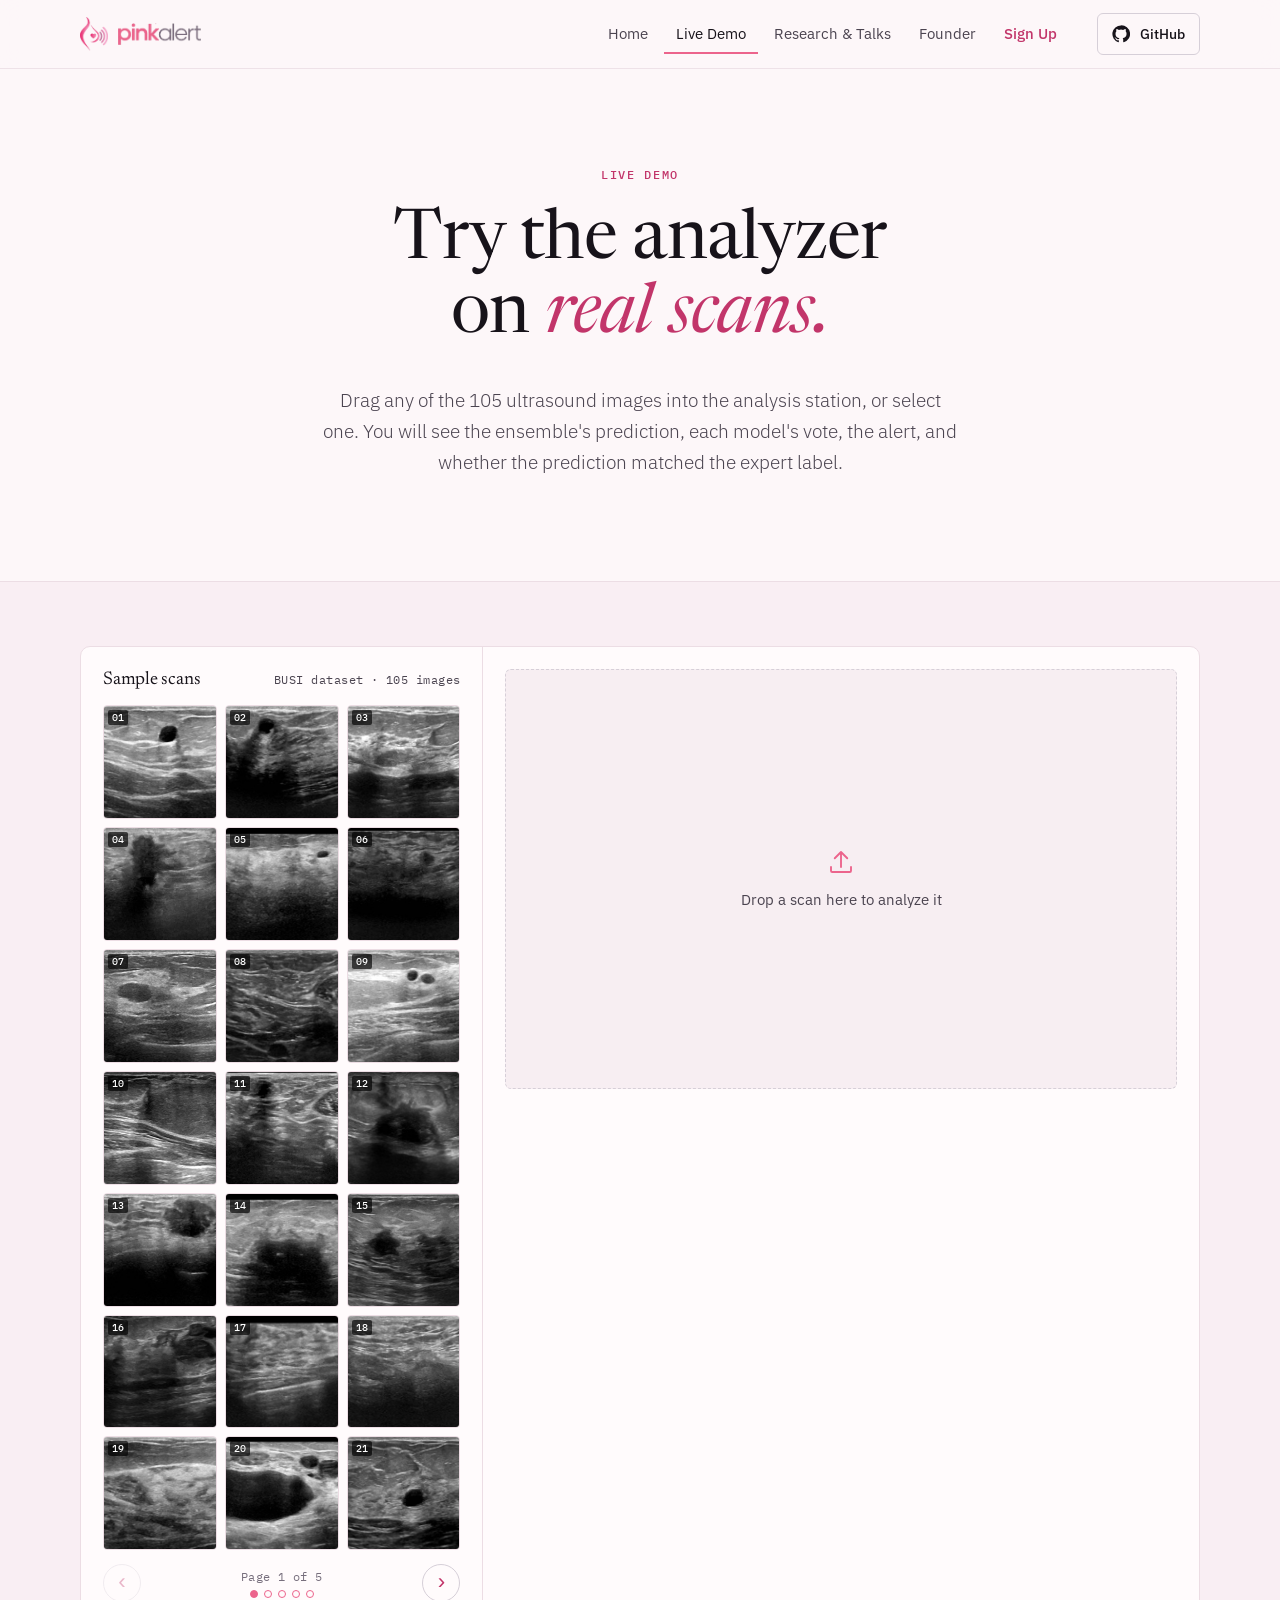
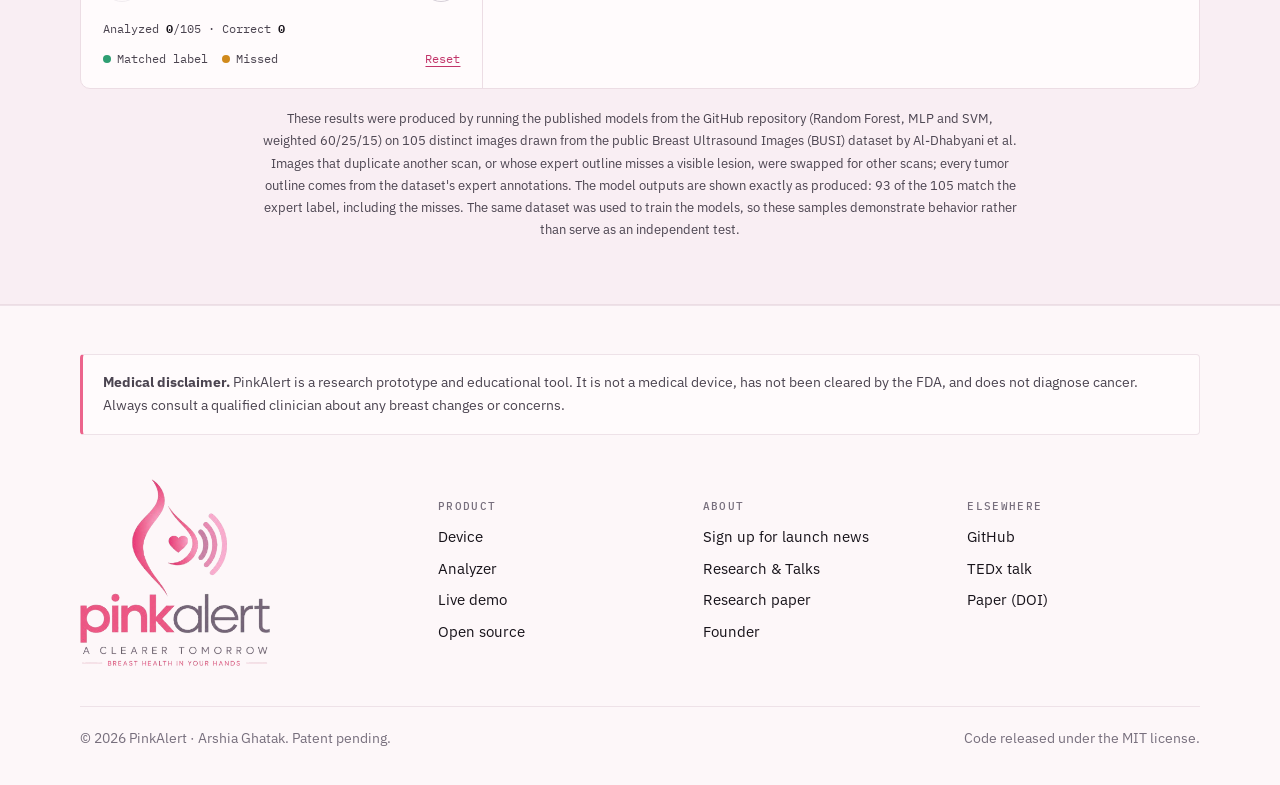
<file: demo.html>
<!doctype html>
<html lang="en" class="no-js">
<head>
  <meta charset="utf-8">
  <meta name="viewport" content="width=device-width, initial-scale=1, viewport-fit=cover">
  <title>Live Demo</title>
  <meta name="description" content="Try the PinkAlert breast ultrasound AI live: drag real ultrasound scans into the analyzer and see its normal, benign or malignant prediction, each model's vote and the expert tumor outline.">
  <meta name="application-name" content="PinkAlert">
  <meta name="apple-mobile-web-app-title" content="PinkAlert">
  <meta name="theme-color" content="#fdf7f9">
  <link rel="canonical" href="https://www.pinkalert.ai/demo">
  <meta property="og:type" content="website">
  <meta property="og:site_name" content="PinkAlert">
  <meta property="og:title" content="PinkAlert Live Demo">
  <meta property="og:description" content="Try the PinkAlert breast ultrasound AI on 105 real scans.">
  <meta property="og:url" content="https://www.pinkalert.ai/demo">
  <meta property="og:image" content="https://www.pinkalert.ai/assets/img/og.png">
  <meta name="twitter:card" content="summary_large_image">
  <meta name="keywords" content="PinkAlert, Arshia Ghatak, breast health, breast cancer, breast ultrasound, handheld ultrasound, breast lump detection, AI breast cancer detection, early detection">
  <meta name="author" content="Arshia Ghatak">
  <meta name="robots" content="index, follow">
  <meta name="twitter:title" content="PinkAlert Live Demo">
  <meta name="twitter:description" content="Try the PinkAlert breast ultrasound AI on 105 real scans.">
  <meta name="twitter:image" content="https://www.pinkalert.ai/assets/img/og.png">
  <script type="application/ld+json">{"@context": "https://schema.org", "@graph": [{"@type": "Organization", "@id": "https://www.pinkalert.ai/#org", "name": "PinkAlert", "url": "https://www.pinkalert.ai/", "logo": "https://www.pinkalert.ai/assets/img/logo-tagline.png", "slogan": "A clearer tomorrow. Breast health in your hands.", "founder": {"@id": "https://www.pinkalert.ai/founder#arshia"}, "sameAs": ["https://github.com/arshiaghatak/breast_ultrasound_analyzer", "https://github.com/arshiaghatak/pinkalert-website"]}, {"@type": "WebSite", "@id": "https://www.pinkalert.ai/#website", "name": "PinkAlert", "url": "https://www.pinkalert.ai/", "publisher": {"@id": "https://www.pinkalert.ai/#org"}, "inLanguage": "en"}, {"@type": "WebPage", "@id": "https://www.pinkalert.ai/demo", "url": "https://www.pinkalert.ai/demo", "name": "PinkAlert Live Demo", "description": "Try the PinkAlert breast ultrasound AI live: drag real ultrasound scans into the analyzer and see its normal, benign or malignant prediction, each model's vote and the expert tumor outline.", "isPartOf": {"@id": "https://www.pinkalert.ai/#website"}, "about": {"@id": "https://www.pinkalert.ai/#org"}}]}</script>
  <link rel="icon" href="favicon.ico" sizes="any">
  <link rel="icon" type="image/png" sizes="32x32" href="assets/img/favicon-32.png">
  <link rel="apple-touch-icon" href="assets/img/apple-touch-icon.png">
  <link rel="manifest" href="site.webmanifest">
  <link rel="preconnect" href="https://fonts.googleapis.com">
  <link rel="preconnect" href="https://fonts.gstatic.com" crossorigin>
  <link href="https://fonts.googleapis.com/css2?family=IBM+Plex+Mono:wght@400;500&family=IBM+Plex+Sans:wght@300;400;500;600&family=Newsreader:ital,opsz,wght@0,6..72,400;0,6..72,500;1,6..72,400&display=swap" rel="stylesheet">
  <script>
    // Every reload starts at the top of the page (runs first, before the browser can restore the old scroll position)
    if ('scrollRestoration' in history) history.scrollRestoration = 'manual';
    (function () {
      var nav = (performance.getEntriesByType && performance.getEntriesByType('navigation')[0]) || {};
      var reload = nav.type === 'reload' || (performance.navigation && performance.navigation.type === 1);
      if (reload && location.hash) history.replaceState(null, '', location.pathname + location.search);
      var top = function () { if (reload || !location.hash) window.scrollTo(0, 0); };
      top();
      document.addEventListener('DOMContentLoaded', top);
      window.addEventListener('load', function () { top(); setTimeout(top, 0); requestAnimationFrame(top); });
      window.addEventListener('pageshow', function (e) { if (e.persisted) window.scrollTo(0, 0); });
      window.addEventListener('beforeunload', function () { window.scrollTo(0, 0); });
    })();
  </script>
  <link rel="stylesheet" href="assets/css/style.css?v=41">
</head>
<body>
<a class="skip" href="#main">Skip to content</a>

<header class="site-header">
  <nav class="wrap nav" aria-label="Main">
    <a class="brand" href="/" aria-label="PinkAlert home">
      <img class="mark" src="assets/img/mark-sm.png" alt="" width="28" height="34">
      <img class="word" src="assets/img/wordmark.png" alt="PinkAlert" width="85" height="22">
    </a>
    <button class="menu-btn" aria-expanded="false" aria-controls="nav-links" aria-label="Menu">
      <svg width="24" height="24" viewBox="0 0 24 24" fill="none" stroke="currentColor" stroke-width="1.6" stroke-linecap="round"><path d="M4 7h16M4 12h16M4 17h16"/></svg>
    </button>
    <ul class="nav-links" id="nav-links">
      <li><a href="/">Home</a></li>
      <li><a href="/demo" aria-current="page">Live Demo</a></li>
      <li><a href="/research">Research &amp; Talks</a></li>
      <li><a href="/founder">Founder</a></li>
      <li><a class="nav-signup" href="/signup">Sign Up</a></li>
    </ul>
    <a class="btn btn-ghost btn-sm nav-cta" href="https://github.com/arshiaghatak/breast_ultrasound_analyzer" target="_blank" rel="noopener">
      <svg viewBox="0 0 24 24" fill="currentColor" aria-hidden="true"><path d="M12 .5a11.5 11.5 0 0 0-3.64 22.41c.58.1.79-.25.79-.56v-2c-3.2.7-3.88-1.37-3.88-1.37-.52-1.33-1.28-1.69-1.28-1.69-1.05-.72.08-.7.08-.7 1.16.08 1.77 1.19 1.77 1.19 1.03 1.77 2.7 1.26 3.36.96.1-.75.4-1.26.73-1.55-2.55-.29-5.24-1.28-5.24-5.68 0-1.26.45-2.28 1.19-3.09-.12-.29-.52-1.46.11-3.05 0 0 .97-.31 3.17 1.18a11 11 0 0 1 5.77 0c2.2-1.49 3.17-1.18 3.17-1.18.63 1.59.23 2.76.11 3.05.74.81 1.19 1.83 1.19 3.09 0 4.41-2.69 5.39-5.25 5.67.41.36.78 1.06.78 2.14v3.17c0 .31.21.67.8.56A11.5 11.5 0 0 0 12 .5Z"/></svg>
      GitHub
    </a>
  </nav>
</header>

<main id="main">

<section class="page-hero">
  <div class="wrap">
    <div class="head center">
      <span class="label">Live demo</span>
      <h1>Try the analyzer on <em>real scans.</em></h1>
      <p class="lede">Drag any of the 105 ultrasound images into the analysis station, or select one. You will see the ensemble's prediction, each model's vote, the alert, and whether the prediction matched the expert label.</p>
    </div>
  </div>
</section>

<section id="demo" class="stage-section" style="padding-block:clamp(40px,5vw,64px)">
  <div class="wrap">


    <div class="demo" id="demo-app">
      <div class="tray">
        <div class="tray-head"><h3>Sample scans</h3><span>BUSI dataset · 105 images</span></div>
        <div class="thumbs" id="thumbs" role="list"></div>
        <div class="pager" id="pager">
          <button type="button" class="pg" id="page-prev" aria-label="Previous page">‹</button>
          <div class="pager-mid"><span id="page-label">Page 1 of 5</span><span class="dots"></span></div>
          <button type="button" class="pg" id="page-next" aria-label="Next page">›</button>
        </div>
        <div class="tally">
          <span>Analyzed <b id="t-done">0</b>/105 · Correct <b id="t-right">0</b></span>
          <span class="legend"><span><i style="background:#2e9e72"></i>Matched label</span><span><i style="background:#d08a1c"></i>Missed</span></span>
          <button type="button" id="t-reset">Reset</button>
        </div>
      </div>
      <div class="station">
        <div class="dropzone" id="dropzone" tabindex="-1">
          <div class="empty">
            <svg viewBox="0 0 24 24" fill="none" stroke="currentColor" stroke-width="1.5" stroke-linecap="round" stroke-linejoin="round" aria-hidden="true"><path d="M12 16V4M7 9l5-5 5 5"/><path d="M4 16v3a1 1 0 0 0 1 1h14a1 1 0 0 0 1-1v-3"/></svg>
            Drop a scan here to analyze it
          </div>
          <div class="scanbar"></div>
        </div>
        <div class="result" id="result" hidden aria-live="polite">
          <div class="result-top"><h3 id="r-title">Malignant</h3><span class="pill" id="r-pill"></span></div>
          <p id="r-body"></p>
          <div class="probs" id="r-probs"></div>
          <table class="models">
            <thead><tr><th>Model (weight)</th><th>Benign</th><th>Normal</th><th>Malignant</th></tr></thead>
            <tbody id="r-models"></tbody>
          </table>
          <div class="verdict" id="r-verdict"></div>
        </div>
      </div>
    </div>
    <p class="demo-note">These results were produced by running the published models from the GitHub repository (Random Forest, MLP and SVM, weighted 60/25/15) on 105 distinct images drawn from the public Breast Ultrasound Images (BUSI) dataset by Al-Dhabyani et al. Images that duplicate another scan, or whose expert outline misses a visible lesion, were swapped for other scans; every tumor outline comes from the dataset's expert annotations. The model outputs are shown exactly as produced: 93 of the 105 match the expert label, including the misses. The same dataset was used to train the models, so these samples demonstrate behavior rather than serve as an independent test.</p>
  </div>
</section>

</main>

<footer class="site-footer">
  <div class="wrap">
    <div class="disclaimer"><p><strong>Medical disclaimer.</strong> PinkAlert is a research prototype and educational tool. It is not a medical device, has not been cleared by the FDA, and does not diagnose cancer. Always consult a qualified clinician about any breast changes or concerns.</p></div>
    <div class="foot-grid">
      <div>
        <a href="/" class="foot-logo"><img src="assets/img/logo-tagline.png" alt="PinkAlert: A clearer tomorrow. Breast health in your hands." width="355" height="350"></a>
      </div>
      <div><h4>Product</h4><ul><li><a href="/#device">Device</a></li><li><a href="/#analyzer">Analyzer</a></li><li><a href="/demo">Live demo</a></li><li><a href="/#open-source">Open source</a></li></ul></div>
      <div><h4>About</h4><ul><li><a href="/signup">Sign up for launch news</a></li><li><a href="/research">Research &amp; Talks</a></li><li><a href="/research#research">Research paper</a></li><li><a href="/founder">Founder</a></li></ul></div>
      <div><h4>Elsewhere</h4><ul><li><a href="https://github.com/arshiaghatak/breast_ultrasound_analyzer" target="_blank" rel="noopener">GitHub</a></li><li><a href="https://www.youtube.com/watch?v=Pw-6KY_KDwA" target="_blank" rel="noopener">TEDx talk</a></li><li><a href="https://doi.org/10.70251/HYJR2348.41777784" target="_blank" rel="noopener">Paper (DOI)</a></li></ul></div>
    </div>
    <div class="legal"><span>© <span data-year>2026</span> PinkAlert · Arshia Ghatak. Patent pending.</span><span>Code released under the MIT license.</span></div>
  </div>
</footer>

<script src="assets/js/main.js?v=35" defer></script>
<script src="assets/demo/results.js?v=35" defer></script>
<script src="assets/js/demo.js?v=34" defer></script>
</body>
</html>
</file>
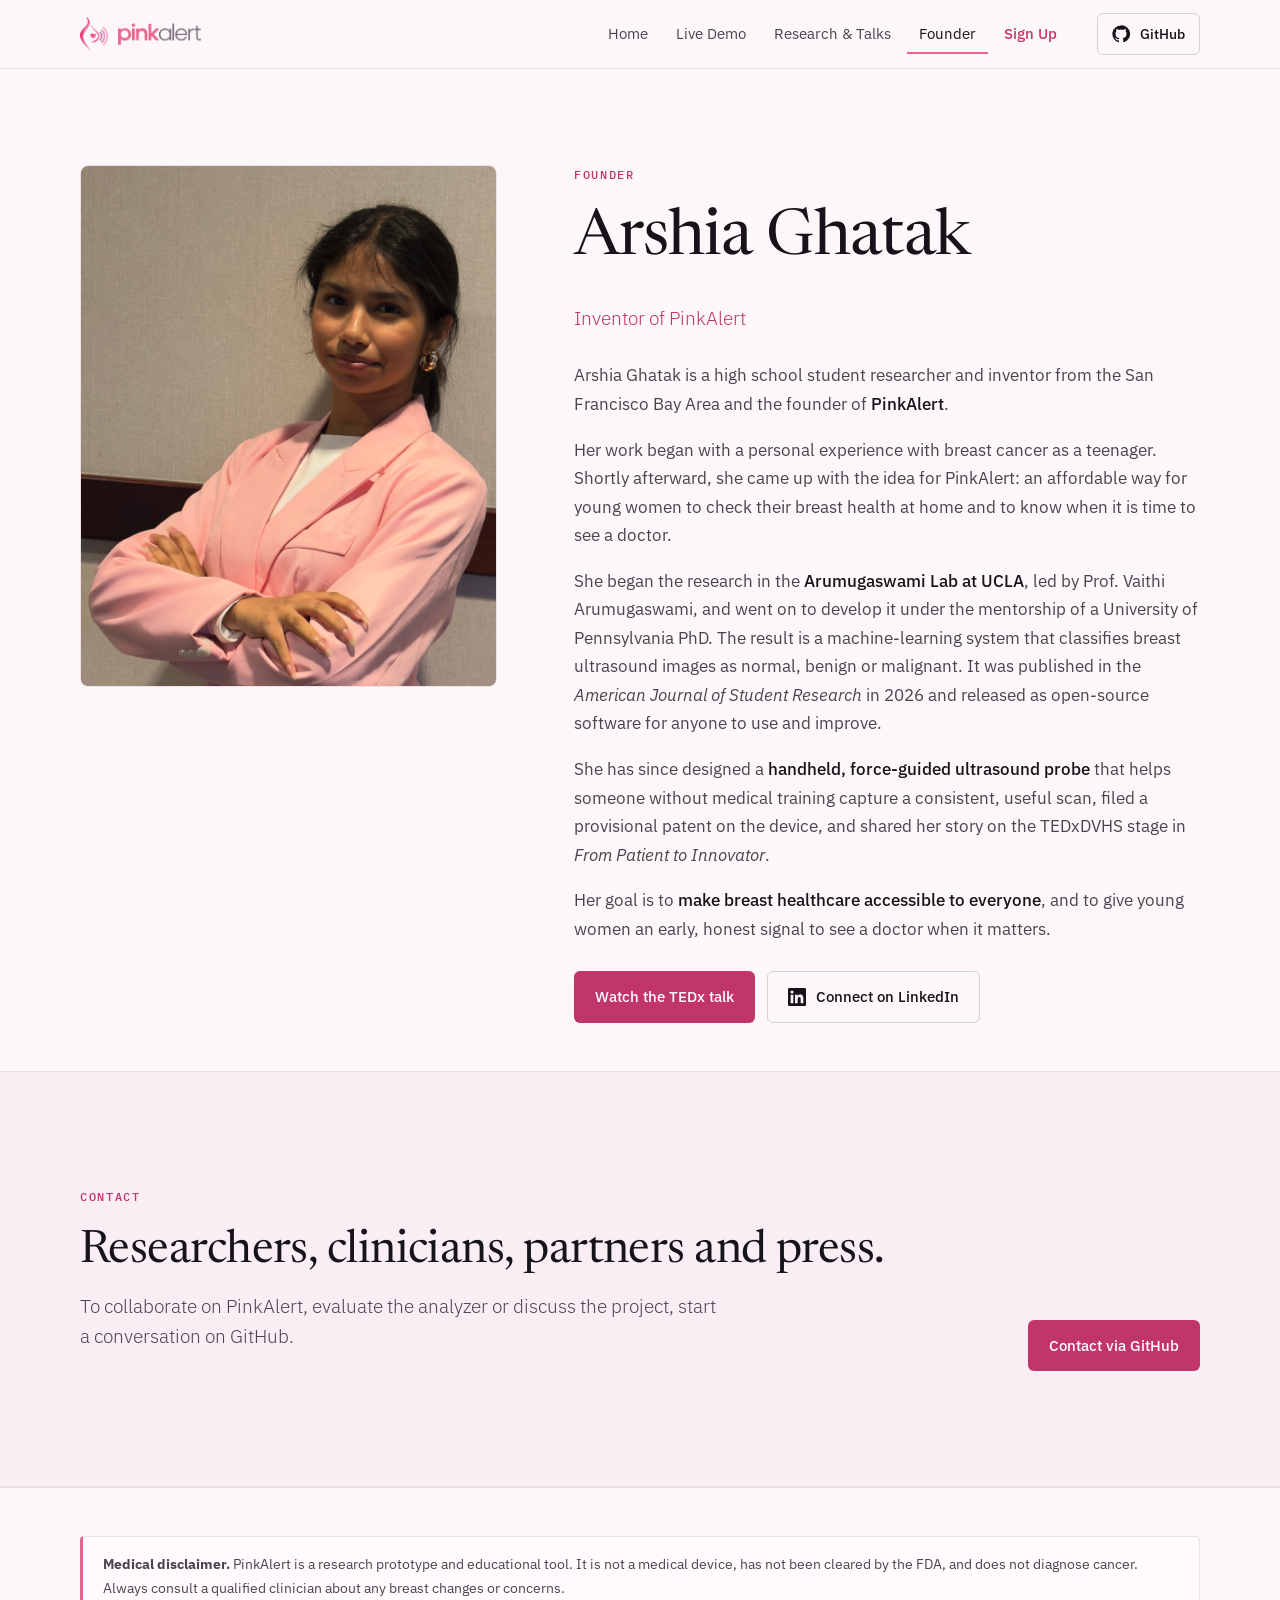
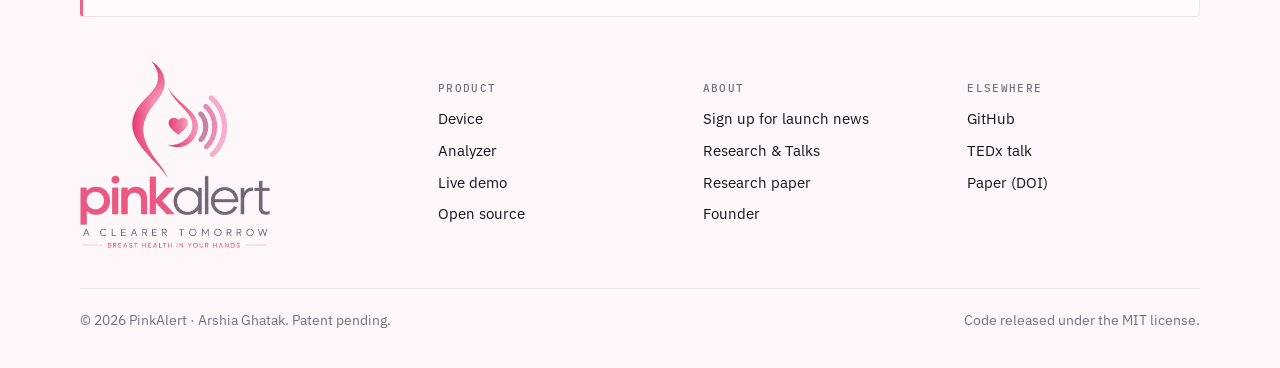
<file: founder.html>
<!doctype html>
<html lang="en" class="no-js">
<head>
  <meta charset="utf-8">
  <meta name="viewport" content="width=device-width, initial-scale=1, viewport-fit=cover">
  <title>Founder</title>
  <meta name="description" content="Meet Arshia Ghatak, the high school student researcher and inventor from the San Francisco Bay Area who founded PinkAlert, a handheld breast ultrasound device and AI assistant.">
  <meta name="application-name" content="PinkAlert">
  <meta name="apple-mobile-web-app-title" content="PinkAlert">
  <meta name="theme-color" content="#fdf7f9">
  <link rel="canonical" href="https://www.pinkalert.ai/founder">
  <meta property="og:type" content="website">
  <meta property="og:site_name" content="PinkAlert">
  <meta property="og:title" content="Arshia Ghatak, Founder of PinkAlert">
  <meta property="og:description" content="Arshia Ghatak, the high school student researcher and inventor behind PinkAlert.">
  <meta property="og:url" content="https://www.pinkalert.ai/founder">
  <meta property="og:image" content="https://www.pinkalert.ai/assets/img/og.png">
  <meta name="twitter:card" content="summary_large_image">
  <meta name="keywords" content="PinkAlert, Arshia Ghatak, breast health, breast cancer, breast ultrasound, handheld ultrasound, breast lump detection, AI breast cancer detection, early detection">
  <meta name="author" content="Arshia Ghatak">
  <meta name="robots" content="index, follow">
  <meta name="twitter:title" content="Arshia Ghatak, Founder of PinkAlert">
  <meta name="twitter:description" content="Arshia Ghatak, the high school student researcher and inventor behind PinkAlert.">
  <meta name="twitter:image" content="https://www.pinkalert.ai/assets/img/og.png">
  <script type="application/ld+json">{"@context": "https://schema.org", "@graph": [{"@type": "Organization", "@id": "https://www.pinkalert.ai/#org", "name": "PinkAlert", "url": "https://www.pinkalert.ai/", "logo": "https://www.pinkalert.ai/assets/img/logo-tagline.png", "slogan": "A clearer tomorrow. Breast health in your hands.", "founder": {"@id": "https://www.pinkalert.ai/founder#arshia"}, "sameAs": ["https://github.com/arshiaghatak/breast_ultrasound_analyzer", "https://github.com/arshiaghatak/pinkalert-website"]}, {"@type": "WebSite", "@id": "https://www.pinkalert.ai/#website", "name": "PinkAlert", "url": "https://www.pinkalert.ai/", "publisher": {"@id": "https://www.pinkalert.ai/#org"}, "inLanguage": "en"}, {"@type": "Person", "@id": "https://www.pinkalert.ai/founder#arshia", "name": "Arshia Ghatak", "jobTitle": "Founder and inventor, PinkAlert", "description": "High school student researcher and inventor from the San Francisco Bay Area, founder of PinkAlert.", "image": "https://www.pinkalert.ai/assets/img/arshia-headshot.jpg", "url": "https://www.pinkalert.ai/founder", "worksFor": {"@id": "https://www.pinkalert.ai/#org"}, "sameAs": ["https://www.linkedin.com/in/arshia-ghatak/", "https://github.com/arshiaghatak", "https://www.youtube.com/watch?v=Pw-6KY_KDwA"]}, {"@type": "WebPage", "@id": "https://www.pinkalert.ai/founder", "url": "https://www.pinkalert.ai/founder", "name": "Arshia Ghatak, Founder of PinkAlert", "description": "Meet Arshia Ghatak, the high school student researcher and inventor from the San Francisco Bay Area who founded PinkAlert, a handheld breast ultrasound device and AI assistant.", "isPartOf": {"@id": "https://www.pinkalert.ai/#website"}, "about": {"@id": "https://www.pinkalert.ai/#org"}}]}</script>
  <link rel="icon" href="favicon.ico" sizes="any">
  <link rel="icon" type="image/png" sizes="32x32" href="assets/img/favicon-32.png">
  <link rel="apple-touch-icon" href="assets/img/apple-touch-icon.png">
  <link rel="manifest" href="site.webmanifest">
  <link rel="preconnect" href="https://fonts.googleapis.com">
  <link rel="preconnect" href="https://fonts.gstatic.com" crossorigin>
  <link href="https://fonts.googleapis.com/css2?family=IBM+Plex+Mono:wght@400;500&family=IBM+Plex+Sans:wght@300;400;500;600&family=Newsreader:ital,opsz,wght@0,6..72,400;0,6..72,500;1,6..72,400&display=swap" rel="stylesheet">
  <script>
    // Every reload starts at the top of the page (runs first, before the browser can restore the old scroll position)
    if ('scrollRestoration' in history) history.scrollRestoration = 'manual';
    (function () {
      var nav = (performance.getEntriesByType && performance.getEntriesByType('navigation')[0]) || {};
      var reload = nav.type === 'reload' || (performance.navigation && performance.navigation.type === 1);
      if (reload && location.hash) history.replaceState(null, '', location.pathname + location.search);
      var top = function () { if (reload || !location.hash) window.scrollTo(0, 0); };
      top();
      document.addEventListener('DOMContentLoaded', top);
      window.addEventListener('load', function () { top(); setTimeout(top, 0); requestAnimationFrame(top); });
      window.addEventListener('pageshow', function (e) { if (e.persisted) window.scrollTo(0, 0); });
      window.addEventListener('beforeunload', function () { window.scrollTo(0, 0); });
    })();
  </script>
  <link rel="stylesheet" href="assets/css/style.css?v=41">
</head>
<body>
<a class="skip" href="#main">Skip to content</a>

<header class="site-header">
  <nav class="wrap nav" aria-label="Main">
    <a class="brand" href="/" aria-label="PinkAlert home">
      <img class="mark" src="assets/img/mark-sm.png" alt="" width="28" height="34">
      <img class="word" src="assets/img/wordmark.png" alt="PinkAlert" width="85" height="22">
    </a>
    <button class="menu-btn" aria-expanded="false" aria-controls="nav-links" aria-label="Menu">
      <svg width="24" height="24" viewBox="0 0 24 24" fill="none" stroke="currentColor" stroke-width="1.6" stroke-linecap="round"><path d="M4 7h16M4 12h16M4 17h16"/></svg>
    </button>
    <ul class="nav-links" id="nav-links">
      <li><a href="/">Home</a></li>
      <li><a href="/demo">Live Demo</a></li>
      <li><a href="/research">Research &amp; Talks</a></li>
      <li><a href="/founder" aria-current="page">Founder</a></li>
      <li><a class="nav-signup" href="/signup">Sign Up</a></li>
    </ul>
    <a class="btn btn-ghost btn-sm nav-cta" href="https://github.com/arshiaghatak/breast_ultrasound_analyzer" target="_blank" rel="noopener">
      <svg viewBox="0 0 24 24" fill="currentColor" aria-hidden="true"><path d="M12 .5a11.5 11.5 0 0 0-3.64 22.41c.58.1.79-.25.79-.56v-2c-3.2.7-3.88-1.37-3.88-1.37-.52-1.33-1.28-1.69-1.28-1.69-1.05-.72.08-.7.08-.7 1.16.08 1.77 1.19 1.77 1.19 1.03 1.77 2.7 1.26 3.36.96.1-.75.4-1.26.73-1.55-2.55-.29-5.24-1.28-5.24-5.68 0-1.26.45-2.28 1.19-3.09-.12-.29-.52-1.46.11-3.05 0 0 .97-.31 3.17 1.18a11 11 0 0 1 5.77 0c2.2-1.49 3.17-1.18 3.17-1.18.63 1.59.23 2.76.11 3.05.74.81 1.19 1.83 1.19 3.09 0 4.41-2.69 5.39-5.25 5.67.41.36.78 1.06.78 2.14v3.17c0 .31.21.67.8.56A11.5 11.5 0 0 0 12 .5Z"/></svg>
      GitHub
    </a>
  </nav>
</header>

<main id="main">

<section class="page-hero">
  <div class="wrap founder-grid">
    <div class="portrait">
      <img class="headshot" src="assets/img/arshia-headshot.jpg" alt="Arshia Ghatak, founder of PinkAlert" width="2433" height="4326">
    </div>

    <div>
      <span class="label">Founder</span>
      <h1 style="font-size:clamp(2.6rem,5vw,4rem)">Arshia Ghatak</h1>
      <p class="lede" style="color:var(--accent)">Inventor of PinkAlert</p>

      <div class="prose" style="margin-top:28px">
        <p>Arshia Ghatak is a high school student researcher and inventor from the San Francisco Bay Area and the founder of <strong>PinkAlert</strong>.</p>
        <p>Her work began with a personal experience with breast cancer as a teenager. Shortly afterward, she came up with the idea for PinkAlert: an affordable way for young women to check their breast health at home and to know when it is time to see a doctor.</p>
        <p>She began the research in the <strong>Arumugaswami Lab at UCLA</strong>, led by Prof. Vaithi Arumugaswami, and went on to develop it under the mentorship of a University of Pennsylvania PhD. The result is a machine-learning system that classifies breast ultrasound images as normal, benign or malignant. It was published in the <em>American Journal of Student Research</em> in 2026 and released as open-source software for anyone to use and improve.</p>
        <p>She has since designed a <strong>handheld, force-guided ultrasound probe</strong> that helps someone without medical training capture a consistent, useful scan, filed a provisional patent on the device, and shared her story on the TEDxDVHS stage in <em>From Patient to Innovator</em>.</p>
        <p>Her goal is to <strong>make breast healthcare accessible to everyone</strong>, and to give young women an early, honest signal to see a doctor when it matters.</p>
      </div>

      <div class="btn-row" style="margin-top:28px">
        <a class="btn btn-primary" href="/research">Watch the TEDx talk</a>
        <a class="btn btn-ghost" href="https://www.linkedin.com/in/arshia-ghatak/" target="_blank" rel="noopener"><svg viewBox="0 0 24 24" fill="currentColor" aria-hidden="true"><path d="M20.45 20.45h-3.56v-5.57c0-1.33-.02-3.04-1.85-3.04-1.85 0-2.14 1.45-2.14 2.94v5.67H9.34V9h3.42v1.56h.05c.48-.9 1.64-1.85 3.37-1.85 3.6 0 4.27 2.37 4.27 5.46v6.28ZM5.34 7.43a2.06 2.06 0 1 1 0-4.13 2.06 2.06 0 0 1 0 4.13ZM7.12 20.45H3.56V9h3.56v11.45ZM22.22 0H1.77C.79 0 0 .77 0 1.73v20.54C0 23.23.79 24 1.77 24h20.45c.98 0 1.78-.77 1.78-1.73V1.73C24 .77 23.2 0 22.22 0Z"/></svg>Connect on LinkedIn</a>
      </div>
    </div>
  </div>
</section>

<section class="stage-section">
  <div class="wrap contact" style="border-top:0;padding-top:0">
    <div>
      <span class="label">Contact</span>
      <h2 style="margin:0">Researchers, clinicians, partners and press.</h2>
      <p class="lede" style="margin-top:14px">To collaborate on PinkAlert, evaluate the analyzer or discuss the project, start a conversation on GitHub.</p>
    </div>
    <a class="btn btn-primary" href="https://github.com/arshiaghatak/breast_ultrasound_analyzer/issues" target="_blank" rel="noopener">Contact via GitHub</a>
  </div>
</section>

</main>


<footer class="site-footer">
  <div class="wrap">
    <div class="disclaimer"><p><strong>Medical disclaimer.</strong> PinkAlert is a research prototype and educational tool. It is not a medical device, has not been cleared by the FDA, and does not diagnose cancer. Always consult a qualified clinician about any breast changes or concerns.</p></div>
    <div class="foot-grid">
      <div>
        <a href="/" class="foot-logo"><img src="assets/img/logo-tagline.png" alt="PinkAlert: A clearer tomorrow. Breast health in your hands." width="355" height="350"></a>
      </div>
      <div><h4>Product</h4><ul><li><a href="/#device">Device</a></li><li><a href="/#analyzer">Analyzer</a></li><li><a href="/demo">Live demo</a></li><li><a href="/#open-source">Open source</a></li></ul></div>
      <div><h4>About</h4><ul><li><a href="/signup">Sign up for launch news</a></li><li><a href="/research">Research &amp; Talks</a></li><li><a href="/research#research">Research paper</a></li><li><a href="/founder">Founder</a></li></ul></div>
      <div><h4>Elsewhere</h4><ul><li><a href="https://github.com/arshiaghatak/breast_ultrasound_analyzer" target="_blank" rel="noopener">GitHub</a></li><li><a href="https://www.youtube.com/watch?v=Pw-6KY_KDwA" target="_blank" rel="noopener">TEDx talk</a></li><li><a href="https://doi.org/10.70251/HYJR2348.41777784" target="_blank" rel="noopener">Paper (DOI)</a></li></ul></div>
    </div>
    <div class="legal"><span>© <span data-year>2026</span> PinkAlert · Arshia Ghatak. Patent pending.</span><span>Code released under the MIT license.</span></div>
  </div>
</footer>

<script src="assets/js/main.js?v=35" defer></script>
</body>
</html>
</file>
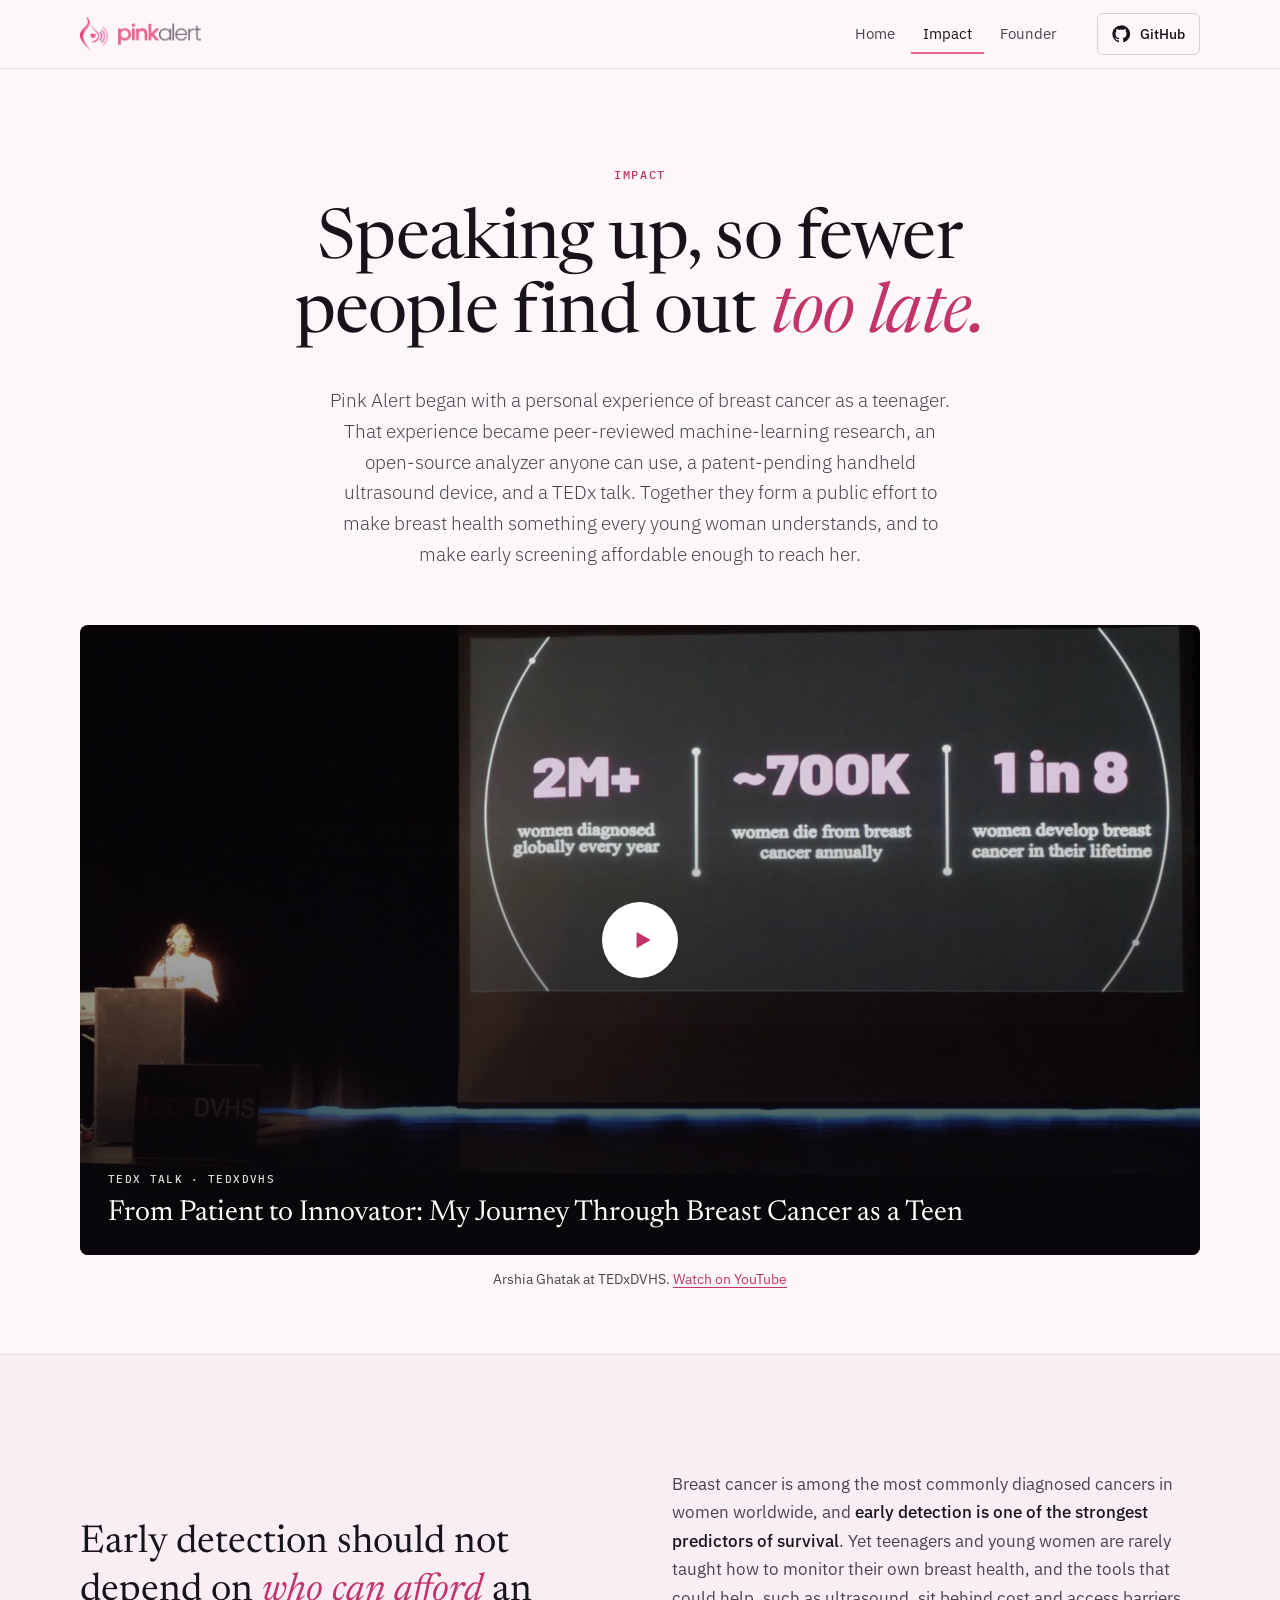
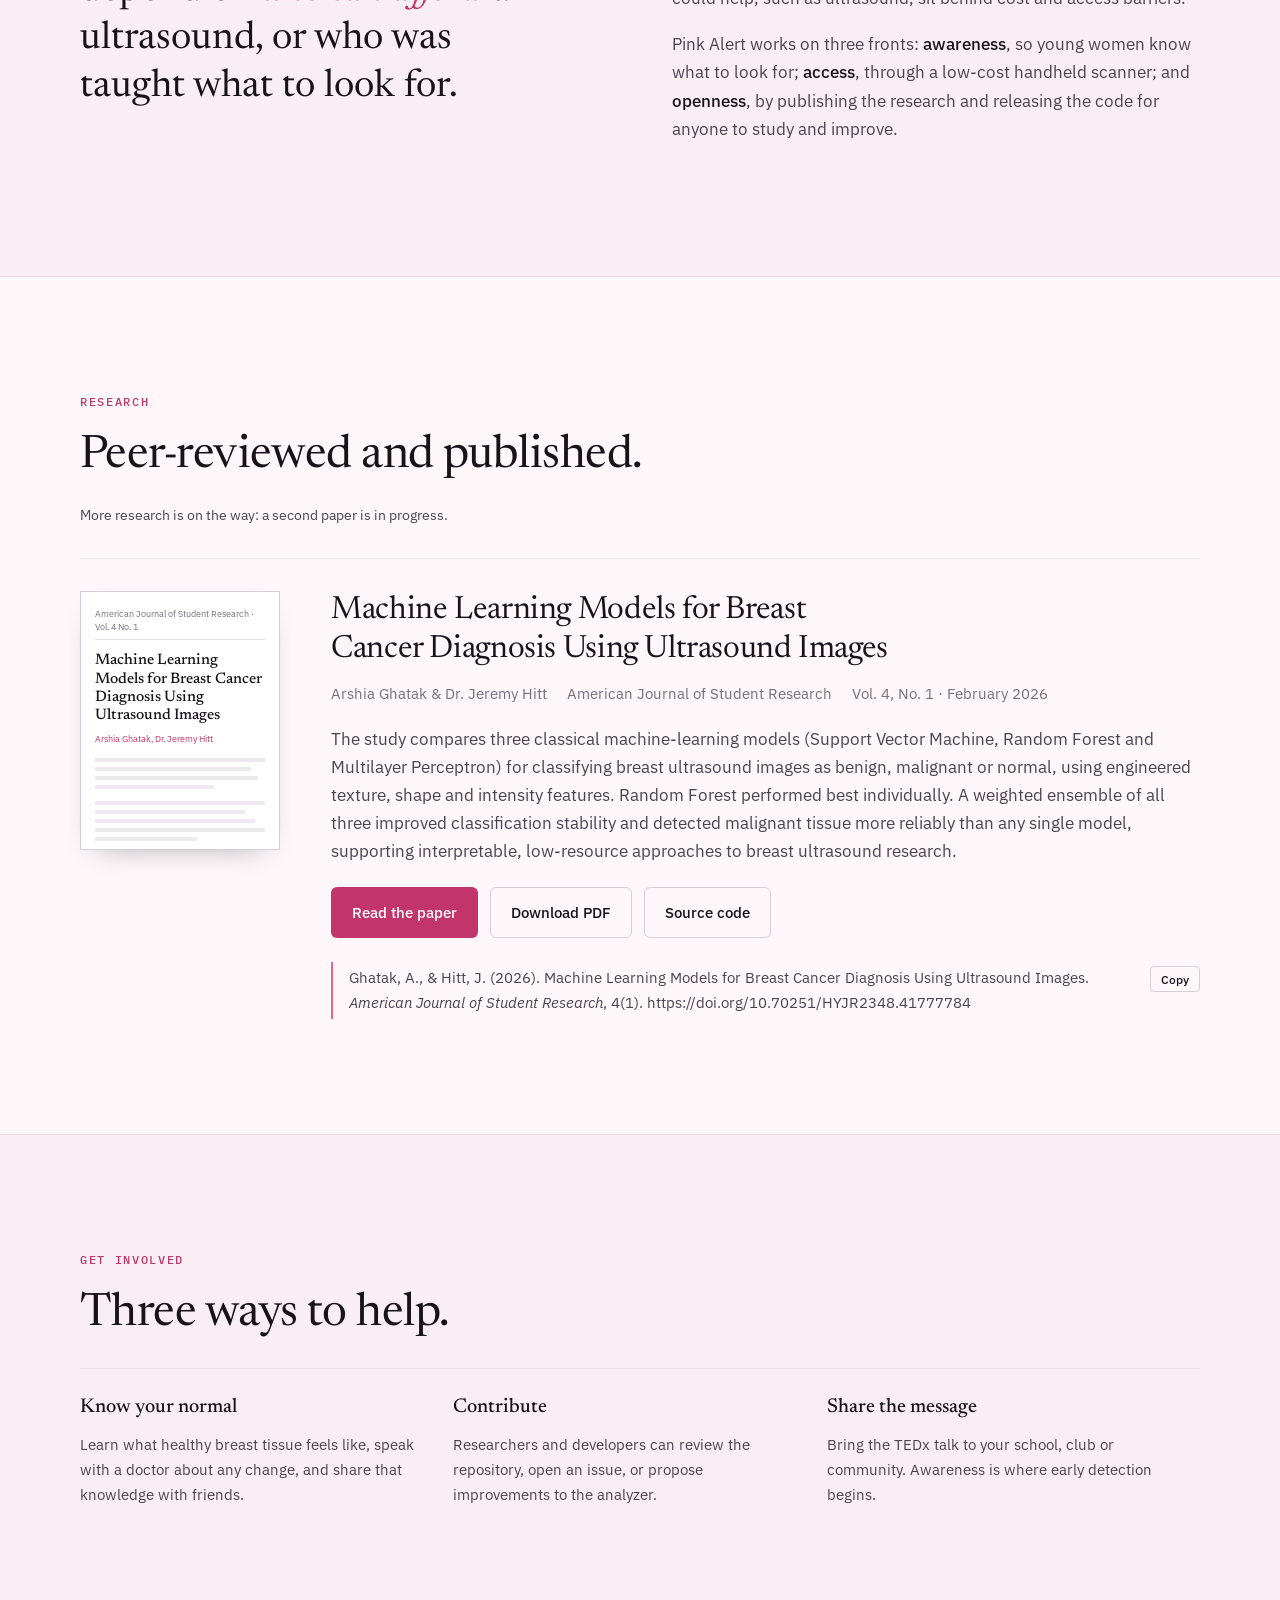
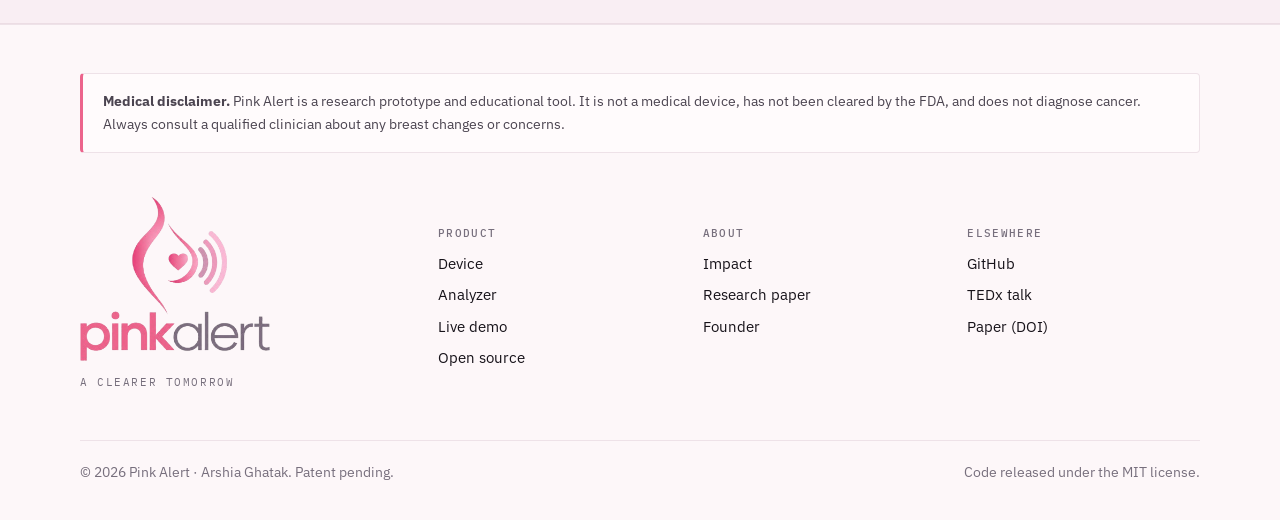
<file: impact.html>
<!doctype html>
<html lang="en" class="no-js">
<head>
  <meta charset="utf-8">
  <meta name="viewport" content="width=device-width, initial-scale=1, viewport-fit=cover">
  <title>Impact · Pink Alert</title>
  <meta name="description" content="The TEDx talk and peer-reviewed research behind Pink Alert.">
  <meta name="theme-color" content="#fdf7f9">
  <link rel="canonical" href="https://pinkalert.ai/impact.html">
  <meta property="og:type" content="website">
  <meta property="og:site_name" content="Pink Alert">
  <meta property="og:title" content="Impact · Pink Alert">
  <meta property="og:description" content="The TEDx talk and peer-reviewed research behind Pink Alert.">
  <meta property="og:url" content="https://pinkalert.ai/impact.html">
  <meta property="og:image" content="https://pinkalert.ai/assets/img/og.png">
  <meta name="twitter:card" content="summary_large_image">
  <link rel="icon" href="favicon.ico" sizes="any">
  <link rel="icon" type="image/png" sizes="32x32" href="assets/img/favicon-32.png">
  <link rel="apple-touch-icon" href="assets/img/apple-touch-icon.png">
  <link rel="manifest" href="site.webmanifest">
  <link rel="preconnect" href="https://fonts.googleapis.com">
  <link rel="preconnect" href="https://fonts.gstatic.com" crossorigin>
  <link href="https://fonts.googleapis.com/css2?family=IBM+Plex+Mono:wght@400;500&family=IBM+Plex+Sans:wght@300;400;500;600&family=Newsreader:ital,opsz,wght@0,6..72,400;0,6..72,500;1,6..72,400&display=swap" rel="stylesheet">
  <script>
    // Every reload starts at the top of the page (runs first, before the browser can restore the old scroll position)
    if ('scrollRestoration' in history) history.scrollRestoration = 'manual';
    (function () {
      var nav = (performance.getEntriesByType && performance.getEntriesByType('navigation')[0]) || {};
      var reload = nav.type === 'reload' || (performance.navigation && performance.navigation.type === 1);
      if (reload && location.hash) history.replaceState(null, '', location.pathname + location.search);
      var top = function () { if (reload || !location.hash) window.scrollTo(0, 0); };
      top();
      document.addEventListener('DOMContentLoaded', top);
      window.addEventListener('load', function () { top(); setTimeout(top, 0); requestAnimationFrame(top); });
      window.addEventListener('pageshow', function (e) { if (e.persisted) window.scrollTo(0, 0); });
      window.addEventListener('beforeunload', function () { window.scrollTo(0, 0); });
    })();
  </script>
  <link rel="stylesheet" href="assets/css/style.css?v=30">
</head>
<body>
<a class="skip" href="#main">Skip to content</a>

<header class="site-header">
  <nav class="wrap nav" aria-label="Main">
    <a class="brand" href="index.html" aria-label="Pink Alert home">
      <img class="mark" src="assets/img/mark-sm.png" alt="" width="28" height="34">
      <img class="word" src="assets/img/wordmark.png" alt="Pink Alert" width="85" height="22">
    </a>
    <button class="menu-btn" aria-expanded="false" aria-controls="nav-links" aria-label="Menu">
      <svg width="24" height="24" viewBox="0 0 24 24" fill="none" stroke="currentColor" stroke-width="1.6" stroke-linecap="round"><path d="M4 7h16M4 12h16M4 17h16"/></svg>
    </button>
    <ul class="nav-links" id="nav-links">
      <li><a href="index.html">Home</a></li>
      <li><a href="impact.html" aria-current="page">Impact</a></li>
      <li><a href="founder.html">Founder</a></li>
    </ul>
    <a class="btn btn-ghost btn-sm nav-cta" href="https://github.com/arshiaghatak/breast_ultrasound_analyzer" target="_blank" rel="noopener">
      <svg viewBox="0 0 24 24" fill="currentColor" aria-hidden="true"><path d="M12 .5a11.5 11.5 0 0 0-3.64 22.41c.58.1.79-.25.79-.56v-2c-3.2.7-3.88-1.37-3.88-1.37-.52-1.33-1.28-1.69-1.28-1.69-1.05-.72.08-.7.08-.7 1.16.08 1.77 1.19 1.77 1.19 1.03 1.77 2.7 1.26 3.36.96.1-.75.4-1.26.73-1.55-2.55-.29-5.24-1.28-5.24-5.68 0-1.26.45-2.28 1.19-3.09-.12-.29-.52-1.46.11-3.05 0 0 .97-.31 3.17 1.18a11 11 0 0 1 5.77 0c2.2-1.49 3.17-1.18 3.17-1.18.63 1.59.23 2.76.11 3.05.74.81 1.19 1.83 1.19 3.09 0 4.41-2.69 5.39-5.25 5.67.41.36.78 1.06.78 2.14v3.17c0 .31.21.67.8.56A11.5 11.5 0 0 0 12 .5Z"/></svg>
      GitHub
    </a>
  </nav>
</header>

<main id="main">

<section class="page-hero">
  <div class="wrap">
    <div class="head center">
      <span class="label">Impact</span>
      <h1>Speaking up, so fewer people find out <em>too late.</em></h1>
      <p class="lede">Pink Alert began with a personal experience of breast cancer as a teenager. That experience became peer-reviewed machine-learning research, an open-source analyzer anyone can use, a patent-pending handheld ultrasound device, and a TEDx talk. Together they form a public effort to make breast health something every young woman understands, and to make early screening affordable enough to reach her.</p>
    </div>

    <div class="video">
      <button type="button" data-youtube="Pw-6KY_KDwA" aria-label="Play: From Patient to Innovator, My Journey Through Breast Cancer as a Teen, Arshia Ghatak, TEDxDVHS">
        <img src="assets/img/tedx-thumbnail.jpg" alt="Arshia Ghatak speaking at TEDxDVHS beside a slide of breast cancer statistics" width="1920" height="1033">
        <span class="play"><svg viewBox="0 0 24 24" fill="currentColor"><path d="M7 4.5v15l13-7.5z"/></svg></span>
        <span class="vcap"><small>TEDx Talk · TEDxDVHS</small><b>From Patient to Innovator: My Journey Through Breast Cancer as a Teen</b></span>
      </button>
    </div>
    <p class="muted small" style="margin-top:12px;text-align:center">Arshia Ghatak at TEDxDVHS. <a href="https://www.youtube.com/watch?v=Pw-6KY_KDwA" target="_blank" rel="noopener">Watch on YouTube</a></p>
  </div>
</section>

<section class="stage-section">
  <div class="wrap two-col" style="align-items:center">
    <p class="pull">Early detection should not depend on <em>who can afford</em> an ultrasound, or who was taught what to look for.</p>
    <div class="prose">
      <p>Breast cancer is among the most commonly diagnosed cancers in women worldwide, and <strong>early detection is one of the strongest predictors of survival</strong>. Yet teenagers and young women are rarely taught how to monitor their own breast health, and the tools that could help, such as ultrasound, sit behind cost and access barriers.</p>
      <p>Pink Alert works on three fronts: <strong>awareness</strong>, so young women know what to look for; <strong>access</strong>, through a low-cost handheld scanner; and <strong>openness</strong>, by publishing the research and releasing the code for anyone to study and improve.</p>
    </div>
  </div>
</section>

<section id="research">
  <div class="wrap">
    <div class="head" style="margin-bottom:0">
      <span class="label">Research</span>
      <h2>Peer-reviewed and published.</h2>
      <p class="muted small" style="margin:6px 0 0">More research is on the way: a second paper is in progress.</p>
    </div>
    <article class="paper" style="margin-top:32px">
      <div class="paper-cover" aria-hidden="true">
        <div class="j">American Journal of Student Research · Vol. 4 No. 1</div>
        <h4>Machine Learning Models for Breast Cancer Diagnosis Using Ultrasound Images</h4>
        <div class="au">Arshia Ghatak, Dr. Jeremy Hitt</div>
        <div class="ln"></div><div class="ln" style="width:92%"></div><div class="ln" style="width:96%"></div><div class="ln" style="width:70%"></div>
        <div class="ln" style="margin-top:12px"></div><div class="ln" style="width:88%"></div><div class="ln" style="width:94%"></div><div class="ln"></div><div class="ln" style="width:60%"></div>
      </div>
      <div>
        <h3>Machine Learning Models for Breast Cancer Diagnosis Using Ultrasound Images</h3>
        <div class="meta"><span>Arshia Ghatak &amp; Dr. Jeremy Hitt</span><span>American Journal of Student Research</span><span>Vol. 4, No. 1 · February 2026</span></div>
        <p class="muted">The study compares three classical machine-learning models (Support Vector Machine, Random Forest and Multilayer Perceptron) for classifying breast ultrasound images as benign, malignant or normal, using engineered texture, shape and intensity features. Random Forest performed best individually. A weighted ensemble of all three improved classification stability and detected malignant tissue more reliably than any single model, supporting interpretable, low-resource approaches to breast ultrasound research.</p>
        <div class="btn-row" style="margin-top:22px">
          <a class="btn btn-primary" href="https://ajosr.org/papers/volume-4/issue-1/machine-learning-models-for-breast-cancer-diagnosis-using-ultrasound-images/" target="_blank" rel="noopener">Read the paper</a>
          <a class="btn btn-ghost" href="assets/docs/Ghatak-Hitt-2026-ML-Breast-Ultrasound-AJOSR.pdf" download="Ghatak & Hitt 2026 - Machine Learning Models for Breast Cancer Diagnosis Using Ultrasound Images (AJOSR).pdf" type="application/pdf">Download PDF</a>
          <a class="btn btn-ghost" href="https://github.com/arshiaghatak/breast_ultrasound_analyzer" target="_blank" rel="noopener">Source code</a>
        </div>
        <div class="cite">
          <p id="citation">Ghatak, A., &amp; Hitt, J. (2026). Machine Learning Models for Breast Cancer Diagnosis Using Ultrasound Images. <em>American Journal of Student Research</em>, 4(1). https://doi.org/10.70251/HYJR2348.41777784</p>
          <button type="button" data-copy="#citation">Copy</button>
        </div>
      </div>
    </article>
  </div>
</section>

<section class="stage-section">
  <div class="wrap">
    <div class="head" style="margin-bottom:28px">
      <span class="label">Get involved</span>
      <h2>Three ways to help.</h2>
    </div>
    <div class="ways">
      <div><h4>Know your normal</h4><p>Learn what healthy breast tissue feels like, speak with a doctor about any change, and share that knowledge with friends.</p></div>
      <div><h4>Contribute</h4><p>Researchers and developers can review the repository, open an issue, or propose improvements to the analyzer.</p></div>
      <div><h4>Share the message</h4><p>Bring the TEDx talk to your school, club or community. Awareness is where early detection begins.</p></div>
    </div>
  </div>
</section>

</main>


<footer class="site-footer">
  <div class="wrap">
    <div class="disclaimer"><p><strong>Medical disclaimer.</strong> Pink Alert is a research prototype and educational tool. It is not a medical device, has not been cleared by the FDA, and does not diagnose cancer. Always consult a qualified clinician about any breast changes or concerns.</p></div>
    <div class="foot-grid">
      <div>
        <a href="index.html" class="foot-logo"><img src="assets/img/logo.png" alt="Pink Alert" width="120" height="103"></a>
        <p class="foot-tag">A clearer tomorrow</p>
      </div>
      <div><h4>Product</h4><ul><li><a href="index.html#device">Device</a></li><li><a href="index.html#analyzer">Analyzer</a></li><li><a href="index.html#demo">Live demo</a></li><li><a href="index.html#open-source">Open source</a></li></ul></div>
      <div><h4>About</h4><ul><li><a href="impact.html">Impact</a></li><li><a href="impact.html#research">Research paper</a></li><li><a href="founder.html">Founder</a></li></ul></div>
      <div><h4>Elsewhere</h4><ul><li><a href="https://github.com/arshiaghatak/breast_ultrasound_analyzer" target="_blank" rel="noopener">GitHub</a></li><li><a href="https://www.youtube.com/watch?v=Pw-6KY_KDwA" target="_blank" rel="noopener">TEDx talk</a></li><li><a href="https://doi.org/10.70251/HYJR2348.41777784" target="_blank" rel="noopener">Paper (DOI)</a></li></ul></div>
    </div>
    <div class="legal"><span>© <span data-year>2026</span> Pink Alert · Arshia Ghatak. Patent pending.</span><span>Code released under the MIT license.</span></div>
  </div>
</footer>

<script src="assets/js/main.js?v=30" defer></script>
</body>
</html>
</file>
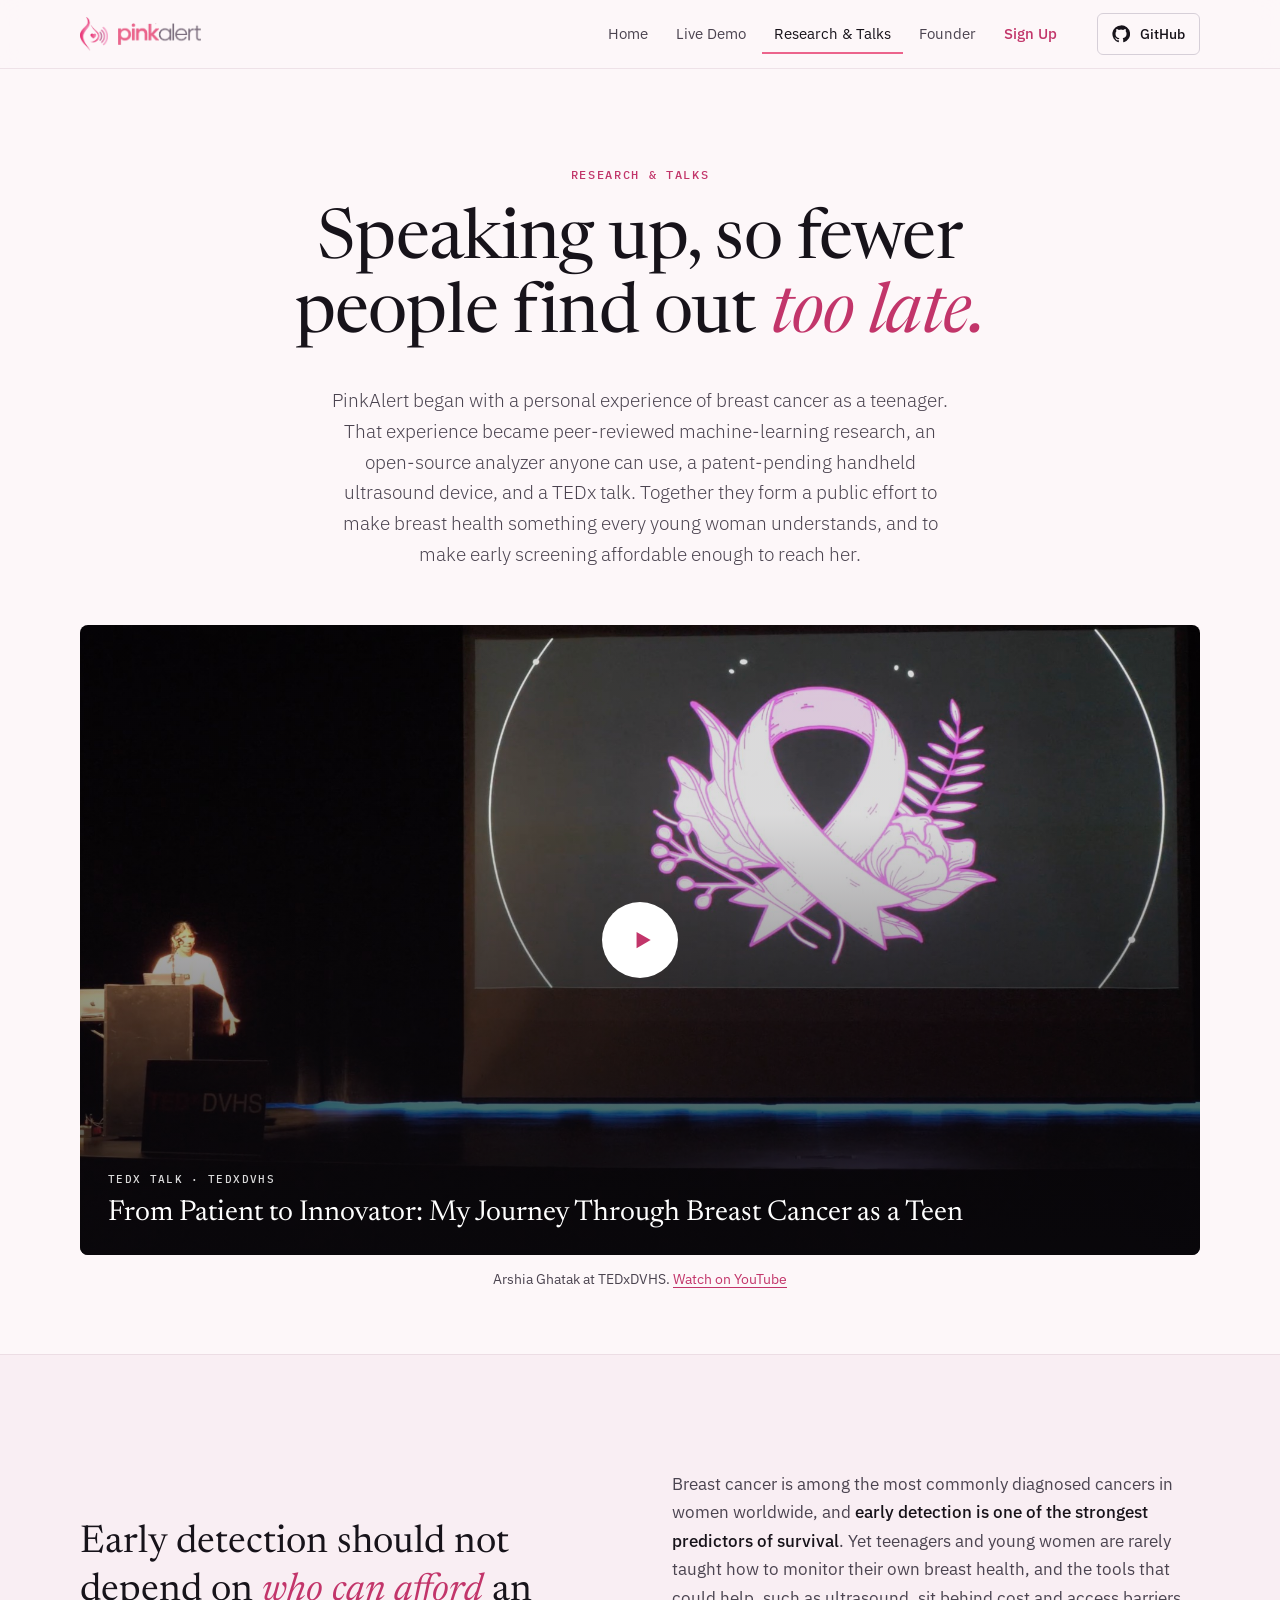
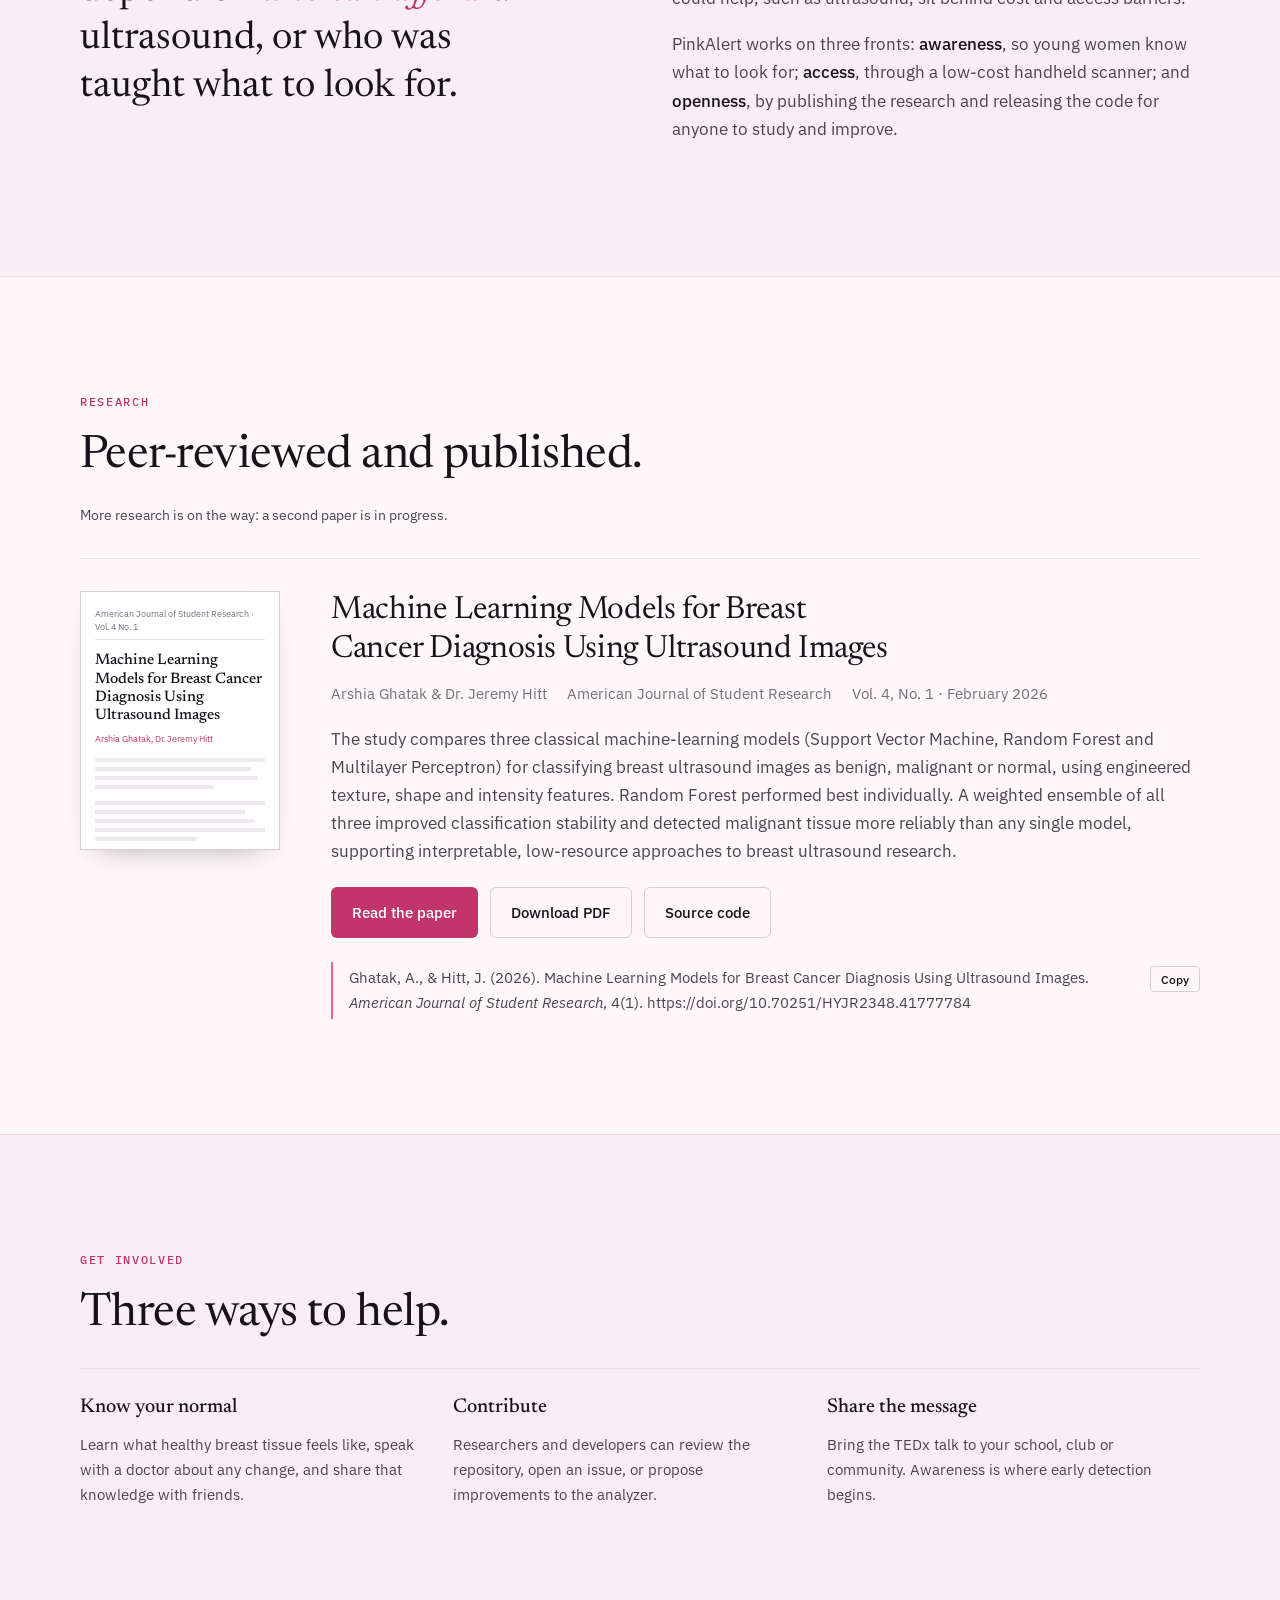
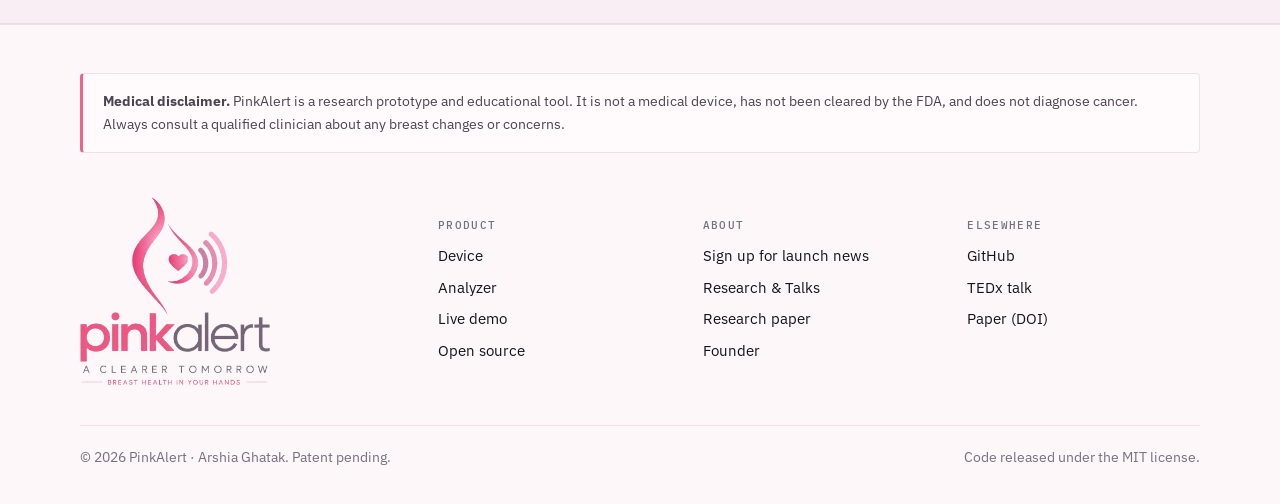
<file: research.html>
<!doctype html>
<html lang="en" class="no-js">
<head>
  <meta charset="utf-8">
  <meta name="viewport" content="width=device-width, initial-scale=1, viewport-fit=cover">
  <title>Research &amp; Talks</title>
  <meta name="description" content="PinkAlert research and talks: Arshia Ghatak's peer-reviewed paper on machine learning for breast cancer diagnosis from ultrasound images, and her TEDxDVHS talk From Patient to Innovator.">
  <meta name="application-name" content="PinkAlert">
  <meta name="apple-mobile-web-app-title" content="PinkAlert">
  <meta name="theme-color" content="#fdf7f9">
  <link rel="canonical" href="https://www.pinkalert.ai/research">
  <meta property="og:type" content="website">
  <meta property="og:site_name" content="PinkAlert">
  <meta property="og:title" content="PinkAlert Research & Talks">
  <meta property="og:description" content="Arshia Ghatak's peer-reviewed breast ultrasound research and TEDxDVHS talk behind PinkAlert.">
  <meta property="og:url" content="https://www.pinkalert.ai/research">
  <meta property="og:image" content="https://www.pinkalert.ai/assets/img/og.png">
  <meta name="twitter:card" content="summary_large_image">
  <meta name="keywords" content="PinkAlert, Arshia Ghatak, breast health, breast cancer, breast ultrasound, handheld ultrasound, breast lump detection, AI breast cancer detection, early detection">
  <meta name="author" content="Arshia Ghatak">
  <meta name="robots" content="index, follow">
  <meta name="twitter:title" content="PinkAlert Research & Talks">
  <meta name="twitter:description" content="Arshia Ghatak's peer-reviewed breast ultrasound research and TEDxDVHS talk behind PinkAlert.">
  <meta name="twitter:image" content="https://www.pinkalert.ai/assets/img/og.png">
  <script type="application/ld+json">{"@context": "https://schema.org", "@graph": [{"@type": "Organization", "@id": "https://www.pinkalert.ai/#org", "name": "PinkAlert", "url": "https://www.pinkalert.ai/", "logo": "https://www.pinkalert.ai/assets/img/logo-tagline.png", "slogan": "A clearer tomorrow. Breast health in your hands.", "founder": {"@id": "https://www.pinkalert.ai/founder#arshia"}, "sameAs": ["https://github.com/arshiaghatak/breast_ultrasound_analyzer", "https://github.com/arshiaghatak/pinkalert-website"]}, {"@type": "WebSite", "@id": "https://www.pinkalert.ai/#website", "name": "PinkAlert", "url": "https://www.pinkalert.ai/", "publisher": {"@id": "https://www.pinkalert.ai/#org"}, "inLanguage": "en"}, {"@type": "Person", "@id": "https://www.pinkalert.ai/founder#arshia", "name": "Arshia Ghatak", "jobTitle": "Founder and inventor, PinkAlert", "description": "High school student researcher and inventor from the San Francisco Bay Area, founder of PinkAlert.", "image": "https://www.pinkalert.ai/assets/img/arshia-headshot.jpg", "url": "https://www.pinkalert.ai/founder", "worksFor": {"@id": "https://www.pinkalert.ai/#org"}, "sameAs": ["https://www.linkedin.com/in/arshia-ghatak/", "https://github.com/arshiaghatak", "https://www.youtube.com/watch?v=Pw-6KY_KDwA"]}, {"@type": "ScholarlyArticle", "headline": "Machine Learning Models for Breast Cancer Diagnosis Using Ultrasound Images", "author": [{"@id": "https://www.pinkalert.ai/founder#arshia"}, {"@type": "Person", "name": "Jeremy Hitt"}], "datePublished": "2026-02", "isPartOf": {"@type": "PublicationIssue", "issueNumber": "1", "isPartOf": {"@type": "PublicationVolume", "volumeNumber": "4", "isPartOf": {"@type": "Periodical", "name": "American Journal of Student Research"}}}, "sameAs": "https://doi.org/10.70251/HYJR2348.41777784", "url": "https://ajosr.org/papers/volume-4/issue-1/machine-learning-models-for-breast-cancer-diagnosis-using-ultrasound-images/"}, {"@type": "VideoObject", "name": "From Patient to Innovator: My Journey Through Breast Cancer as a Teen | Arshia Ghatak | TEDxDVHS", "description": "Arshia Ghatak's TEDxDVHS talk about her journey from patient to the inventor of PinkAlert.", "thumbnailUrl": "https://www.pinkalert.ai/assets/img/tedx-thumbnail-ribbon.jpg", "uploadDate": "2026-06-30T08:55:48-07:00", "embedUrl": "https://www.youtube.com/embed/Pw-6KY_KDwA", "contentUrl": "https://www.youtube.com/watch?v=Pw-6KY_KDwA", "creator": {"@id": "https://www.pinkalert.ai/founder#arshia"}}, {"@type": "WebPage", "@id": "https://www.pinkalert.ai/research", "url": "https://www.pinkalert.ai/research", "name": "PinkAlert Research & Talks", "description": "PinkAlert research and talks: Arshia Ghatak's peer-reviewed paper on machine learning for breast cancer diagnosis from ultrasound images, and her TEDxDVHS talk From Patient to Innovator.", "isPartOf": {"@id": "https://www.pinkalert.ai/#website"}, "about": {"@id": "https://www.pinkalert.ai/#org"}}]}</script>
  <link rel="icon" href="favicon.ico" sizes="any">
  <link rel="icon" type="image/png" sizes="32x32" href="assets/img/favicon-32.png">
  <link rel="apple-touch-icon" href="assets/img/apple-touch-icon.png">
  <link rel="manifest" href="site.webmanifest">
  <link rel="preconnect" href="https://fonts.googleapis.com">
  <link rel="preconnect" href="https://fonts.gstatic.com" crossorigin>
  <link href="https://fonts.googleapis.com/css2?family=IBM+Plex+Mono:wght@400;500&family=IBM+Plex+Sans:wght@300;400;500;600&family=Newsreader:ital,opsz,wght@0,6..72,400;0,6..72,500;1,6..72,400&display=swap" rel="stylesheet">
  <script>
    // Every reload starts at the top of the page (runs first, before the browser can restore the old scroll position)
    if ('scrollRestoration' in history) history.scrollRestoration = 'manual';
    (function () {
      var nav = (performance.getEntriesByType && performance.getEntriesByType('navigation')[0]) || {};
      var reload = nav.type === 'reload' || (performance.navigation && performance.navigation.type === 1);
      if (reload && location.hash) history.replaceState(null, '', location.pathname + location.search);
      var top = function () { if (reload || !location.hash) window.scrollTo(0, 0); };
      top();
      document.addEventListener('DOMContentLoaded', top);
      window.addEventListener('load', function () { top(); setTimeout(top, 0); requestAnimationFrame(top); });
      window.addEventListener('pageshow', function (e) { if (e.persisted) window.scrollTo(0, 0); });
      window.addEventListener('beforeunload', function () { window.scrollTo(0, 0); });
    })();
  </script>
  <link rel="stylesheet" href="assets/css/style.css?v=41">
</head>
<body>
<a class="skip" href="#main">Skip to content</a>

<header class="site-header">
  <nav class="wrap nav" aria-label="Main">
    <a class="brand" href="/" aria-label="PinkAlert home">
      <img class="mark" src="assets/img/mark-sm.png" alt="" width="28" height="34">
      <img class="word" src="assets/img/wordmark.png" alt="PinkAlert" width="85" height="22">
    </a>
    <button class="menu-btn" aria-expanded="false" aria-controls="nav-links" aria-label="Menu">
      <svg width="24" height="24" viewBox="0 0 24 24" fill="none" stroke="currentColor" stroke-width="1.6" stroke-linecap="round"><path d="M4 7h16M4 12h16M4 17h16"/></svg>
    </button>
    <ul class="nav-links" id="nav-links">
      <li><a href="/">Home</a></li>
      <li><a href="/demo">Live Demo</a></li>
      <li><a href="/research" aria-current="page">Research &amp; Talks</a></li>
      <li><a href="/founder">Founder</a></li>
      <li><a class="nav-signup" href="/signup">Sign Up</a></li>
    </ul>
    <a class="btn btn-ghost btn-sm nav-cta" href="https://github.com/arshiaghatak/breast_ultrasound_analyzer" target="_blank" rel="noopener">
      <svg viewBox="0 0 24 24" fill="currentColor" aria-hidden="true"><path d="M12 .5a11.5 11.5 0 0 0-3.64 22.41c.58.1.79-.25.79-.56v-2c-3.2.7-3.88-1.37-3.88-1.37-.52-1.33-1.28-1.69-1.28-1.69-1.05-.72.08-.7.08-.7 1.16.08 1.77 1.19 1.77 1.19 1.03 1.77 2.7 1.26 3.36.96.1-.75.4-1.26.73-1.55-2.55-.29-5.24-1.28-5.24-5.68 0-1.26.45-2.28 1.19-3.09-.12-.29-.52-1.46.11-3.05 0 0 .97-.31 3.17 1.18a11 11 0 0 1 5.77 0c2.2-1.49 3.17-1.18 3.17-1.18.63 1.59.23 2.76.11 3.05.74.81 1.19 1.83 1.19 3.09 0 4.41-2.69 5.39-5.25 5.67.41.36.78 1.06.78 2.14v3.17c0 .31.21.67.8.56A11.5 11.5 0 0 0 12 .5Z"/></svg>
      GitHub
    </a>
  </nav>
</header>

<main id="main">

<section class="page-hero">
  <div class="wrap">
    <div class="head center">
      <span class="label">Research &amp; Talks</span>
      <h1>Speaking up, so fewer people find out <em>too late.</em></h1>
      <p class="lede">PinkAlert began with a personal experience of breast cancer as a teenager. That experience became peer-reviewed machine-learning research, an open-source analyzer anyone can use, a patent-pending handheld ultrasound device, and a TEDx talk. Together they form a public effort to make breast health something every young woman understands, and to make early screening affordable enough to reach her.</p>
    </div>

    <div class="video">
      <button type="button" data-youtube="Pw-6KY_KDwA" aria-label="Play: From Patient to Innovator, My Journey Through Breast Cancer as a Teen, Arshia Ghatak, TEDxDVHS">
        <img src="assets/img/tedx-thumbnail-ribbon.jpg?v=3" alt="Arshia Ghatak speaking at TEDxDVHS beside a slide of the pink breast cancer awareness ribbon" width="1920" height="1052">
        <span class="play"><svg viewBox="0 0 24 24" fill="currentColor"><path d="M7 4.5v15l13-7.5z"/></svg></span>
        <span class="vcap"><small>TEDx Talk · TEDxDVHS</small><b>From Patient to Innovator: My Journey Through Breast Cancer as a Teen</b></span>
      </button>
    </div>
    <p class="muted small" style="margin-top:12px;text-align:center">Arshia Ghatak at TEDxDVHS. <a href="https://www.youtube.com/watch?v=Pw-6KY_KDwA" target="_blank" rel="noopener">Watch on YouTube</a></p>
  </div>
</section>

<section class="stage-section">
  <div class="wrap two-col" style="align-items:center">
    <p class="pull">Early detection should not depend on <em>who can afford</em> an ultrasound, or who was taught what to look for.</p>
    <div class="prose">
      <p>Breast cancer is among the most commonly diagnosed cancers in women worldwide, and <strong>early detection is one of the strongest predictors of survival</strong>. Yet teenagers and young women are rarely taught how to monitor their own breast health, and the tools that could help, such as ultrasound, sit behind cost and access barriers.</p>
      <p>PinkAlert works on three fronts: <strong>awareness</strong>, so young women know what to look for; <strong>access</strong>, through a low-cost handheld scanner; and <strong>openness</strong>, by publishing the research and releasing the code for anyone to study and improve.</p>
    </div>
  </div>
</section>

<section id="research">
  <div class="wrap">
    <div class="head" style="margin-bottom:0">
      <span class="label">Research</span>
      <h2>Peer-reviewed and published.</h2>
      <p class="muted small" style="margin:6px 0 0">More research is on the way: a second paper is in progress.</p>
    </div>
    <article class="paper" style="margin-top:32px">
      <div class="paper-cover" aria-hidden="true">
        <div class="j">American Journal of Student Research · Vol. 4 No. 1</div>
        <h4>Machine Learning Models for Breast Cancer Diagnosis Using Ultrasound Images</h4>
        <div class="au">Arshia Ghatak, Dr. Jeremy Hitt</div>
        <div class="ln"></div><div class="ln" style="width:92%"></div><div class="ln" style="width:96%"></div><div class="ln" style="width:70%"></div>
        <div class="ln" style="margin-top:12px"></div><div class="ln" style="width:88%"></div><div class="ln" style="width:94%"></div><div class="ln"></div><div class="ln" style="width:60%"></div>
      </div>
      <div>
        <h3>Machine Learning Models for Breast Cancer Diagnosis Using Ultrasound Images</h3>
        <div class="meta"><span>Arshia Ghatak &amp; Dr. Jeremy Hitt</span><span>American Journal of Student Research</span><span>Vol. 4, No. 1 · February 2026</span></div>
        <p class="muted">The study compares three classical machine-learning models (Support Vector Machine, Random Forest and Multilayer Perceptron) for classifying breast ultrasound images as benign, malignant or normal, using engineered texture, shape and intensity features. Random Forest performed best individually. A weighted ensemble of all three improved classification stability and detected malignant tissue more reliably than any single model, supporting interpretable, low-resource approaches to breast ultrasound research.</p>
        <div class="btn-row" style="margin-top:22px">
          <a class="btn btn-primary" href="https://ajosr.org/papers/volume-4/issue-1/machine-learning-models-for-breast-cancer-diagnosis-using-ultrasound-images/" target="_blank" rel="noopener">Read the paper</a>
          <a class="btn btn-ghost" href="assets/docs/Ghatak-Hitt-2026-ML-Breast-Ultrasound-AJOSR.pdf" download="Ghatak & Hitt 2026 - Machine Learning Models for Breast Cancer Diagnosis Using Ultrasound Images (AJOSR).pdf" type="application/pdf">Download PDF</a>
          <a class="btn btn-ghost" href="https://github.com/arshiaghatak/breast_ultrasound_analyzer" target="_blank" rel="noopener">Source code</a>
        </div>
        <div class="cite">
          <p id="citation">Ghatak, A., &amp; Hitt, J. (2026). Machine Learning Models for Breast Cancer Diagnosis Using Ultrasound Images. <em>American Journal of Student Research</em>, 4(1). https://doi.org/10.70251/HYJR2348.41777784</p>
          <button type="button" data-copy="#citation">Copy</button>
        </div>
      </div>
    </article>
  </div>
</section>

<section class="stage-section">
  <div class="wrap">
    <div class="head" style="margin-bottom:28px">
      <span class="label">Get involved</span>
      <h2>Three ways to help.</h2>
    </div>
    <div class="ways">
      <div><h4>Know your normal</h4><p>Learn what healthy breast tissue feels like, speak with a doctor about any change, and share that knowledge with friends.</p></div>
      <div><h4>Contribute</h4><p>Researchers and developers can review the repository, open an issue, or propose improvements to the analyzer.</p></div>
      <div><h4>Share the message</h4><p>Bring the TEDx talk to your school, club or community. Awareness is where early detection begins.</p></div>
    </div>
  </div>
</section>

</main>


<footer class="site-footer">
  <div class="wrap">
    <div class="disclaimer"><p><strong>Medical disclaimer.</strong> PinkAlert is a research prototype and educational tool. It is not a medical device, has not been cleared by the FDA, and does not diagnose cancer. Always consult a qualified clinician about any breast changes or concerns.</p></div>
    <div class="foot-grid">
      <div>
        <a href="/" class="foot-logo"><img src="assets/img/logo-tagline.png" alt="PinkAlert: A clearer tomorrow. Breast health in your hands." width="355" height="350"></a>
      </div>
      <div><h4>Product</h4><ul><li><a href="/#device">Device</a></li><li><a href="/#analyzer">Analyzer</a></li><li><a href="/demo">Live demo</a></li><li><a href="/#open-source">Open source</a></li></ul></div>
      <div><h4>About</h4><ul><li><a href="/signup">Sign up for launch news</a></li><li><a href="/research">Research &amp; Talks</a></li><li><a href="/research#research">Research paper</a></li><li><a href="/founder">Founder</a></li></ul></div>
      <div><h4>Elsewhere</h4><ul><li><a href="https://github.com/arshiaghatak/breast_ultrasound_analyzer" target="_blank" rel="noopener">GitHub</a></li><li><a href="https://www.youtube.com/watch?v=Pw-6KY_KDwA" target="_blank" rel="noopener">TEDx talk</a></li><li><a href="https://doi.org/10.70251/HYJR2348.41777784" target="_blank" rel="noopener">Paper (DOI)</a></li></ul></div>
    </div>
    <div class="legal"><span>© <span data-year>2026</span> PinkAlert · Arshia Ghatak. Patent pending.</span><span>Code released under the MIT license.</span></div>
  </div>
</footer>

<script src="assets/js/main.js?v=35" defer></script>
</body>
</html>
</file>
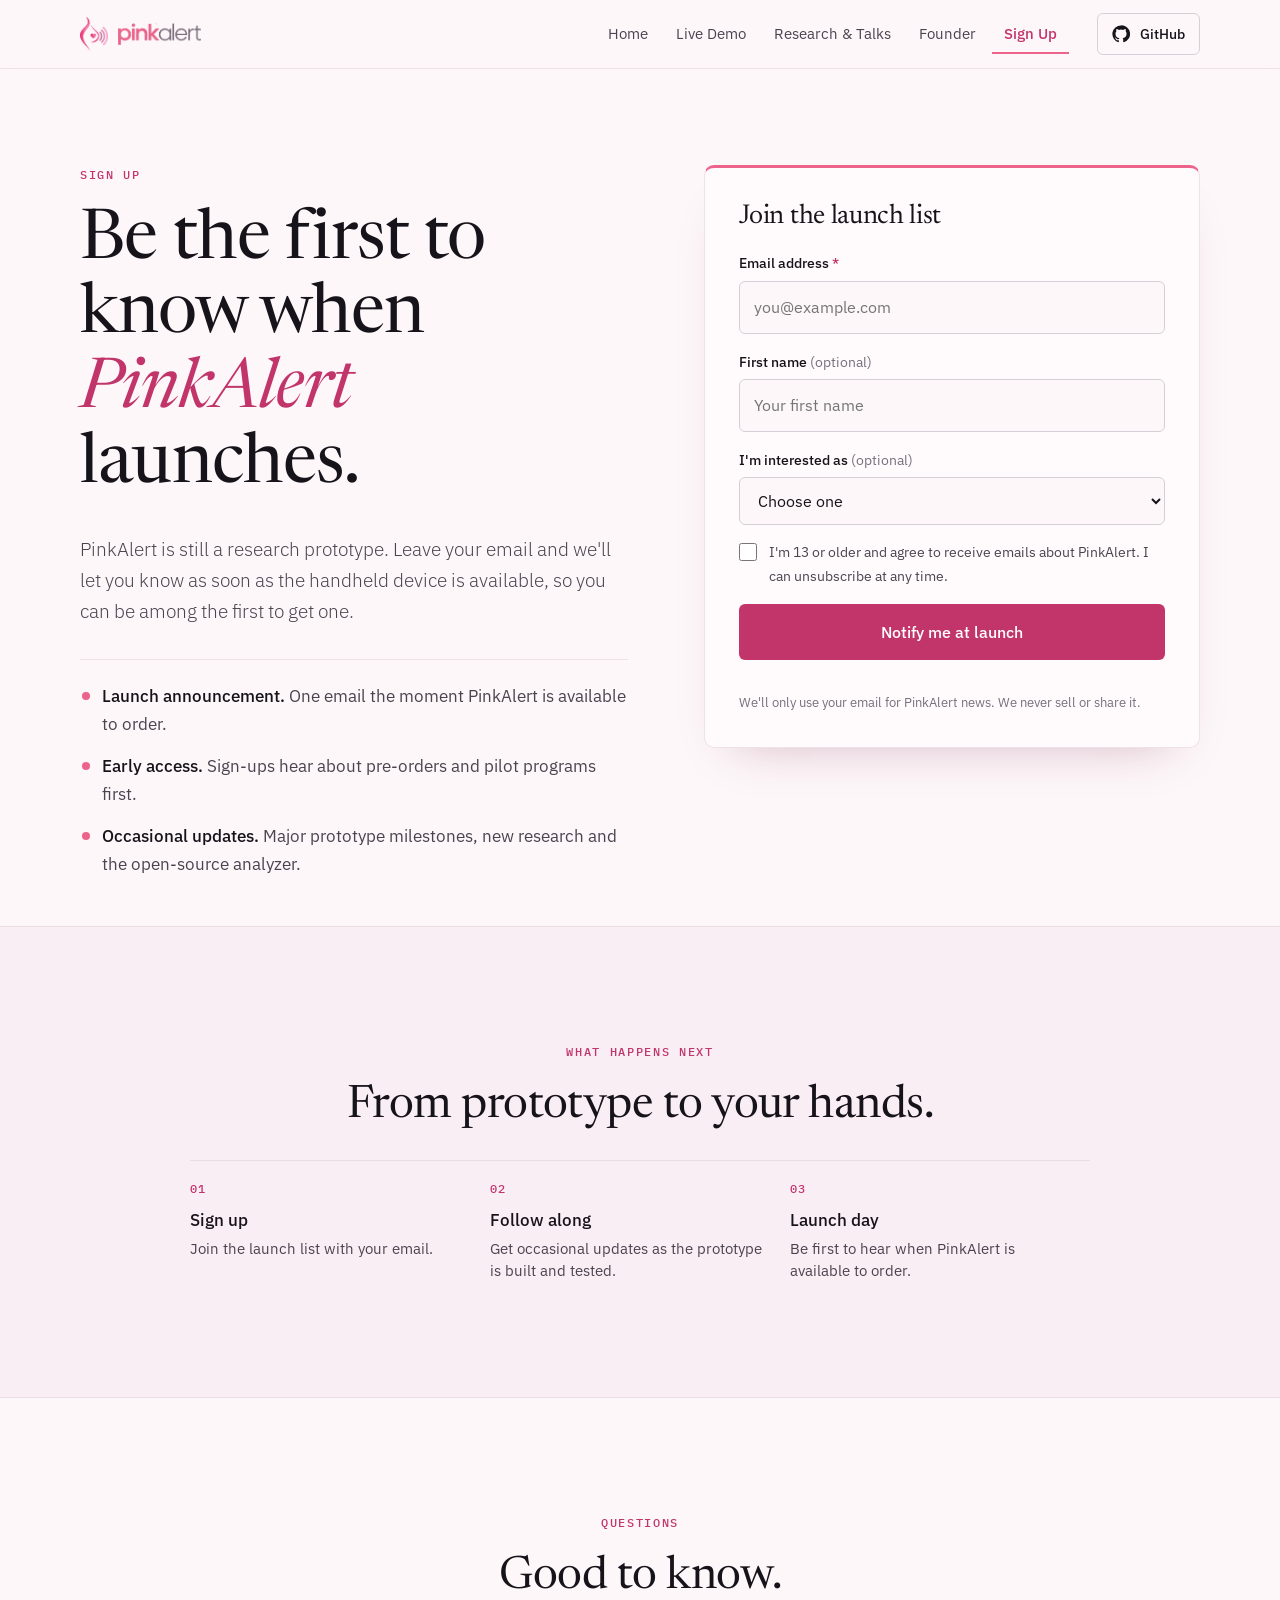
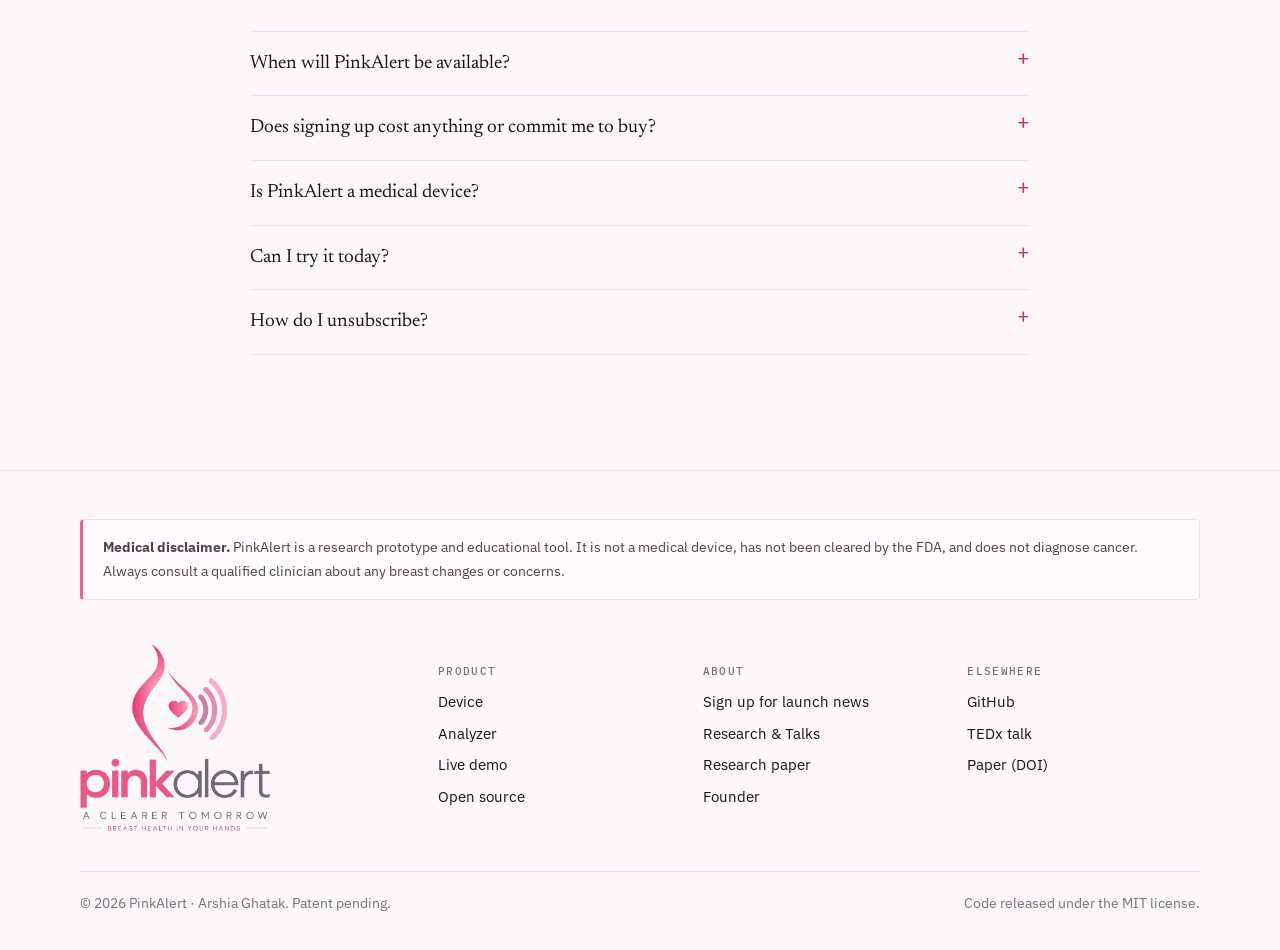
<file: signup.html>
<!doctype html>
<html lang="en" class="no-js">
<head>
  <meta charset="utf-8">
  <meta name="viewport" content="width=device-width, initial-scale=1, viewport-fit=cover">
  <title>Sign Up</title>
  <meta name="description" content="Sign up for PinkAlert launch news and be the first to know when the handheld breast ultrasound device and AI assistant are available.">
  <meta name="application-name" content="PinkAlert">
  <meta name="apple-mobile-web-app-title" content="PinkAlert">
  <meta name="theme-color" content="#fdf7f9">
  <link rel="canonical" href="https://www.pinkalert.ai/signup">
  <meta property="og:type" content="website">
  <meta property="og:site_name" content="PinkAlert">
  <meta property="og:title" content="Sign up for PinkAlert">
  <meta property="og:description" content="Sign up to be notified when PinkAlert launches.">
  <meta property="og:url" content="https://www.pinkalert.ai/signup">
  <meta property="og:image" content="https://www.pinkalert.ai/assets/img/og.png">
  <meta name="twitter:card" content="summary_large_image">
  <meta name="keywords" content="PinkAlert, Arshia Ghatak, breast health, breast cancer, breast ultrasound, handheld ultrasound, breast lump detection, AI breast cancer detection, early detection">
  <meta name="author" content="Arshia Ghatak">
  <meta name="robots" content="index, follow">
  <meta name="twitter:title" content="Sign up for PinkAlert">
  <meta name="twitter:description" content="Sign up to be notified when PinkAlert launches.">
  <meta name="twitter:image" content="https://www.pinkalert.ai/assets/img/og.png">
  <script type="application/ld+json">{"@context": "https://schema.org", "@graph": [{"@type": "Organization", "@id": "https://www.pinkalert.ai/#org", "name": "PinkAlert", "url": "https://www.pinkalert.ai/", "logo": "https://www.pinkalert.ai/assets/img/logo-tagline.png", "slogan": "A clearer tomorrow. Breast health in your hands.", "founder": {"@id": "https://www.pinkalert.ai/founder#arshia"}, "sameAs": ["https://github.com/arshiaghatak/breast_ultrasound_analyzer", "https://github.com/arshiaghatak/pinkalert-website"]}, {"@type": "WebSite", "@id": "https://www.pinkalert.ai/#website", "name": "PinkAlert", "url": "https://www.pinkalert.ai/", "publisher": {"@id": "https://www.pinkalert.ai/#org"}, "inLanguage": "en"}, {"@type": "WebPage", "@id": "https://www.pinkalert.ai/signup", "url": "https://www.pinkalert.ai/signup", "name": "Sign up for PinkAlert", "description": "Sign up for PinkAlert launch news and be the first to know when the handheld breast ultrasound device and AI assistant are available.", "isPartOf": {"@id": "https://www.pinkalert.ai/#website"}, "about": {"@id": "https://www.pinkalert.ai/#org"}}]}</script>
  <link rel="icon" href="favicon.ico" sizes="any">
  <link rel="icon" type="image/png" sizes="32x32" href="assets/img/favicon-32.png">
  <link rel="apple-touch-icon" href="assets/img/apple-touch-icon.png">
  <link rel="manifest" href="site.webmanifest">
  <link rel="preconnect" href="https://fonts.googleapis.com">
  <link rel="preconnect" href="https://fonts.gstatic.com" crossorigin>
  <link href="https://fonts.googleapis.com/css2?family=IBM+Plex+Mono:wght@400;500&family=IBM+Plex+Sans:wght@300;400;500;600&family=Newsreader:ital,opsz,wght@0,6..72,400;0,6..72,500;1,6..72,400&display=swap" rel="stylesheet">
  <script>
    // Every reload starts at the top of the page (runs first, before the browser can restore the old scroll position)
    if ('scrollRestoration' in history) history.scrollRestoration = 'manual';
    (function () {
      var nav = (performance.getEntriesByType && performance.getEntriesByType('navigation')[0]) || {};
      var reload = nav.type === 'reload' || (performance.navigation && performance.navigation.type === 1);
      if (reload && location.hash) history.replaceState(null, '', location.pathname + location.search);
      var top = function () { if (reload || !location.hash) window.scrollTo(0, 0); };
      top();
      document.addEventListener('DOMContentLoaded', top);
      window.addEventListener('load', function () { top(); setTimeout(top, 0); requestAnimationFrame(top); });
      window.addEventListener('pageshow', function (e) { if (e.persisted) window.scrollTo(0, 0); });
      window.addEventListener('beforeunload', function () { window.scrollTo(0, 0); });
    })();
  </script>
  <link rel="stylesheet" href="assets/css/style.css?v=41">
</head>
<body>
<a class="skip" href="#main">Skip to content</a>

<header class="site-header">
  <nav class="wrap nav" aria-label="Main">
    <a class="brand" href="/" aria-label="PinkAlert home">
      <img class="mark" src="assets/img/mark-sm.png" alt="" width="28" height="34">
      <img class="word" src="assets/img/wordmark.png" alt="PinkAlert" width="85" height="22">
    </a>
    <button class="menu-btn" aria-expanded="false" aria-controls="nav-links" aria-label="Menu">
      <svg width="24" height="24" viewBox="0 0 24 24" fill="none" stroke="currentColor" stroke-width="1.6" stroke-linecap="round"><path d="M4 7h16M4 12h16M4 17h16"/></svg>
    </button>
    <ul class="nav-links" id="nav-links">
      <li><a href="/">Home</a></li>
      <li><a href="/demo">Live Demo</a></li>
      <li><a href="/research">Research &amp; Talks</a></li>
      <li><a href="/founder">Founder</a></li>
      <li><a class="nav-signup" href="/signup" aria-current="page">Sign Up</a></li>
    </ul>
    <a class="btn btn-ghost btn-sm nav-cta" href="https://github.com/arshiaghatak/breast_ultrasound_analyzer" target="_blank" rel="noopener">
      <svg viewBox="0 0 24 24" fill="currentColor" aria-hidden="true"><path d="M12 .5a11.5 11.5 0 0 0-3.64 22.41c.58.1.79-.25.79-.56v-2c-3.2.7-3.88-1.37-3.88-1.37-.52-1.33-1.28-1.69-1.28-1.69-1.05-.72.08-.7.08-.7 1.16.08 1.77 1.19 1.77 1.19 1.03 1.77 2.7 1.26 3.36.96.1-.75.4-1.26.73-1.55-2.55-.29-5.24-1.28-5.24-5.68 0-1.26.45-2.28 1.19-3.09-.12-.29-.52-1.46.11-3.05 0 0 .97-.31 3.17 1.18a11 11 0 0 1 5.77 0c2.2-1.49 3.17-1.18 3.17-1.18.63 1.59.23 2.76.11 3.05.74.81 1.19 1.83 1.19 3.09 0 4.41-2.69 5.39-5.25 5.67.41.36.78 1.06.78 2.14v3.17c0 .31.21.67.8.56A11.5 11.5 0 0 0 12 .5Z"/></svg>
      GitHub
    </a>
  </nav>
</header>

<main id="main">

<section class="page-hero signup-hero">
  <div class="wrap signup-grid">
    <div>
      <span class="label">Sign up</span>
      <h1>Be the first to know when <em>PinkAlert</em> launches.</h1>
      <p class="lede">PinkAlert is still a research prototype. Leave your email and we'll let you know as soon as the handheld device is available, so you can be among the first to get one.</p>
      <ul class="signup-points">
        <li><b>Launch announcement.</b> One email the moment PinkAlert is available to order.</li>
        <li><b>Early access.</b> Sign-ups hear about pre-orders and pilot programs first.</li>
        <li><b>Occasional updates.</b> Major prototype milestones, new research and the open-source analyzer.</li>
      </ul>
    </div>

    <form class="signup-card" id="signup-form" novalidate data-endpoint="https://formspree.io/f/xnpnolbv">
      <h2>Join the launch list</h2>
      <div class="field">
        <label for="su-email">Email address <span aria-hidden="true">*</span></label>
        <input id="su-email" name="email" type="email" autocomplete="email" required placeholder="you@example.com">
      </div>
      <div class="field">
        <label for="su-name">First name <span class="opt">(optional)</span></label>
        <input id="su-name" name="name" type="text" autocomplete="given-name" placeholder="Your first name">
      </div>
      <div class="field">
        <label for="su-role">I'm interested as <span class="opt">(optional)</span></label>
        <select id="su-role" name="interest">
          <option value="">Choose one</option>
          <option>Someone who wants to use PinkAlert</option>
          <option>A parent or family member</option>
          <option>A clinician or health professional</option>
          <option>A researcher or educator</option>
          <option>A partner, investor or press</option>
        </select>
      </div>
      <label class="check" for="su-consent">
        <input id="su-consent" name="consent" type="checkbox" required>
        <span>I'm 13 or older and agree to receive emails about PinkAlert. I can unsubscribe at any time.</span>
      </label>
      <input type="text" name="_gotcha" class="hp" tabindex="-1" autocomplete="off" aria-hidden="true">
      <button class="btn btn-primary signup-btn" type="submit">Notify me at launch</button>
      <p class="form-msg" id="su-msg" role="status" aria-live="polite"></p>
      <p class="fineprint-note">We'll only use your email for PinkAlert news. We never sell or share it.</p>
    </form>
  </div>
</section>

<section class="stage-section">
  <div class="wrap">
    <div class="head center" style="margin-bottom:28px">
      <span class="label">What happens next</span>
      <h2>From prototype to your hands.</h2>
    </div>
    <ol class="sequence signup-steps">
      <li><b>Sign up</b><span>Join the launch list with your email.</span></li>
      <li><b>Follow along</b><span>Get occasional updates as the prototype is built and tested.</span></li>
      <li><b>Launch day</b><span>Be first to hear when PinkAlert is available to order.</span></li>
    </ol>
  </div>
</section>

<section>
  <div class="wrap">
    <div class="head center" style="margin-bottom:28px">
      <span class="label">Questions</span>
      <h2>Good to know.</h2>
    </div>
    <div class="faq">
      <details><summary>When will PinkAlert be available?</summary><p>PinkAlert is a research prototype being developed one tested generation at a time, and there is no release date yet. Everyone on the launch list will be told first.</p></details>
      <details><summary>Does signing up cost anything or commit me to buy?</summary><p>No. Signing up is free and only means you'll get an email when PinkAlert launches.</p></details>
      <details><summary>Is PinkAlert a medical device?</summary><p>Not yet. It has not been cleared by the FDA and does not diagnose cancer. It is being designed as an early-warning aid that tells you when to see a doctor.</p></details>
      <details><summary>Can I try it today?</summary><p>Yes, in a way: the <a href="/demo">Live Demo</a> runs the PinkAlert analyzer on real ultrasound scans, and the <a href="https://github.com/arshiaghatak/breast_ultrasound_analyzer" target="_blank" rel="noopener">analyzer code</a> is open source.</p></details>
      <details><summary>How do I unsubscribe?</summary><p>Every email includes an unsubscribe link, and you can ask to be removed at any time.</p></details>
    </div>
  </div>
</section>

</main>


<footer class="site-footer">
  <div class="wrap">
    <div class="disclaimer"><p><strong>Medical disclaimer.</strong> PinkAlert is a research prototype and educational tool. It is not a medical device, has not been cleared by the FDA, and does not diagnose cancer. Always consult a qualified clinician about any breast changes or concerns.</p></div>
    <div class="foot-grid">
      <div>
        <a href="/" class="foot-logo"><img src="assets/img/logo-tagline.png" alt="PinkAlert: A clearer tomorrow. Breast health in your hands." width="355" height="350"></a>
      </div>
      <div><h4>Product</h4><ul><li><a href="/#device">Device</a></li><li><a href="/#analyzer">Analyzer</a></li><li><a href="/demo">Live demo</a></li><li><a href="/#open-source">Open source</a></li></ul></div>
      <div><h4>About</h4><ul><li><a href="/signup">Sign up for launch news</a></li><li><a href="/research">Research &amp; Talks</a></li><li><a href="/research#research">Research paper</a></li><li><a href="/founder">Founder</a></li></ul></div>
      <div><h4>Elsewhere</h4><ul><li><a href="https://github.com/arshiaghatak/breast_ultrasound_analyzer" target="_blank" rel="noopener">GitHub</a></li><li><a href="https://www.youtube.com/watch?v=Pw-6KY_KDwA" target="_blank" rel="noopener">TEDx talk</a></li><li><a href="https://doi.org/10.70251/HYJR2348.41777784" target="_blank" rel="noopener">Paper (DOI)</a></li></ul></div>
    </div>
    <div class="legal"><span>© <span data-year>2026</span> PinkAlert · Arshia Ghatak. Patent pending.</span><span>Code released under the MIT license.</span></div>
  </div>
</footer>

<script src="assets/js/signup.js?v=3" defer></script>
<script src="assets/js/main.js?v=35" defer></script>
</body>
</html>
</file>
<file: assets/css/style.css>
/* PinkAlert · pinkalert.ai
   Formal, research-grade styling. Accent pink sampled from the PinkAlert logo. */

:root {
  --bg: #fdf7f9;
  --surface: #fffbfc;
  --ink: #17131a;
  --ink-2: #4b4450;
  --ink-3: #776f7d;
  --rule: #eee2e8;
  --rule-2: #d6cfd8;
  --accent: #c2356a;        /* text-safe pink */
  --accent-2: #ec648c;      /* logo pink */
  --accent-wash: #fbeff4;
  --btn: #c2356a; --btn-hover: #a92a5a; --btn-ink: #ffffff;

  /* tinted light sections for the device and demo */
  --stage: #f9eef3;
  --stage-2: #fffbfc;
  --stage-ink: #17131a;
  --stage-ink-2: #4b4450;
  --stage-rule: #ecdde4;
  --well: #f7eef2;

  --ok: #1f7a58; --ok-wash: #e5f3ec;
  --watch: #9a5b0c; --watch-wash: #fbf0de;
  --act: #e0141e; --act-wash: #feecec;  /* "See a doctor" is bright red */

  --serif: "Newsreader", "Iowan Old Style", "Palatino Linotype", Georgia, serif;
  --sans: "IBM Plex Sans", "Helvetica Neue", Arial, system-ui, sans-serif;
  --mono: "IBM Plex Mono", ui-monospace, "SF Mono", Menlo, monospace;
  --wrap: 1200px;
  --r: 6px;
  color-scheme: light;
}
*, *::before, *::after { box-sizing: border-box; }
[hidden] { display: none !important; }
html { -webkit-text-size-adjust: 100%; scroll-padding-top: 80px; }
body {
  margin: 0; background: var(--bg); color: var(--ink);
  font-family: var(--sans); font-size: 1.0625rem; line-height: 1.65; font-weight: 400;
  -webkit-font-smoothing: antialiased; text-rendering: optimizeLegibility;
}
img, svg, canvas { max-width: 100%; display: block; }
a { color: var(--accent); text-underline-offset: 3px; text-decoration-thickness: 1px; }
a:hover { text-decoration-thickness: 2px; }
:focus-visible { outline: 2px solid var(--accent-2); outline-offset: 3px; }
h1, h2, h3 { font-family: var(--serif); font-weight: 400; line-height: 1.08; letter-spacing: -.012em; margin: 0 0 .45em; text-wrap: balance; }
h1 { font-size: clamp(2.7rem, 5.4vw, 4.6rem); }
h2 { font-size: clamp(2rem, 3.6vw, 3rem); }
h3 { font-size: 1.45rem; line-height: 1.2; }
h1 em, h2 em { font-style: italic; color: var(--accent); }
h4 { font-family: var(--sans); font-size: .95rem; font-weight: 600; margin: 0 0 .4em; }
p { margin: 0 0 1em; }
.skip { position: absolute; left: -999px; }
.skip:focus { left: 16px; top: 16px; z-index: 99; background: var(--surface); padding: 8px 14px; }

.wrap { width: 100%; max-width: var(--wrap); margin: 0 auto; padding-inline: clamp(18px, 4vw, 40px); }
section { padding-block: clamp(72px, 9vw, 120px); }
.label {
  display: block; font-family: var(--mono); font-size: .75rem; font-weight: 500; letter-spacing: .14em;
  text-transform: uppercase; color: var(--accent); margin-bottom: 20px;
}
.lede { font-size: clamp(1.1rem, 1.5vw, 1.25rem); color: var(--ink-2); max-width: 58ch; font-weight: 300; line-height: 1.6; }
.muted { color: var(--ink-2); }
.small { font-size: .9rem; }
.mono { font-family: var(--mono); }

/* ---------- header ---------- */
.site-header {
  position: sticky; top: env(safe-area-inset-top, 0px); z-index: 50;
  background: color-mix(in srgb, var(--bg) 90%, transparent);
  backdrop-filter: blur(12px); -webkit-backdrop-filter: blur(12px);
  border-bottom: 1px solid var(--rule);
}
.nav { display: flex; align-items: center; gap: 28px; height: 68px; }
.brand { display: flex; align-items: center; gap: 10px; text-decoration: none; }
.brand .mark { height: 34px; width: auto; }
.brand .word { height: 22px; width: auto; }
.foot-logo img { width: 190px; height: auto; }
.nav-links { display: flex; gap: 4px; margin: 0 0 0 auto; padding: 0; list-style: none; }
.nav-links a { display: block; padding: 8px 12px; text-decoration: none; color: var(--ink-2); font-size: .94rem; border-radius: var(--r); }
.nav-links a:hover { color: var(--ink); background: var(--accent-wash); }
.nav-links a[aria-current="page"] { color: var(--ink); box-shadow: inset 0 -2px 0 var(--accent-2); border-radius: 0; }
.menu-btn { display: none; margin-left: auto; background: none; border: 0; padding: 10px; color: var(--ink); cursor: pointer; }
@media (max-width: 920px) {
  .menu-btn { display: block; }
  .nav .nav-cta { display: none; }
  .nav-links { position: absolute; top: 68px; left: 0; right: 0; flex-direction: column; background: var(--bg); border-bottom: 1px solid var(--rule); padding: 8px 16px 16px; display: none; }
  .nav-links.open { display: flex; }
  .nav-links a { padding: 12px; font-size: 1.05rem; }
}

/* ---------- buttons ---------- */
.btn {
  display: inline-flex; align-items: center; justify-content: center; gap: 10px; padding: 12px 20px;
  border-radius: var(--r); font: inherit; font-size: .96rem; font-weight: 500; text-decoration: none; cursor: pointer;
  border: 1px solid transparent; transition: background .15s, border-color .15s, color .15s; overflow-wrap: anywhere;
}
.btn-primary { background: var(--btn); color: var(--btn-ink); }
.btn-primary:hover { background: var(--btn-hover); text-decoration: none; }
.btn-ghost { border-color: var(--rule-2); color: var(--ink); background: transparent; }
.btn-ghost:hover { border-color: var(--ink-3); text-decoration: none; }
.btn-sm { padding: 8px 14px; font-size: .9rem; }
.btn svg { width: 18px; height: 18px; flex: none; }
.btn-row { display: flex; flex-wrap: wrap; gap: 12px; }

/* ---------- hero ---------- */
.hero { padding-block: clamp(48px, 7vw, 96px) clamp(64px, 8vw, 104px); }
.hero-grid { display: grid; grid-template-columns: 1fr 1.05fr; gap: clamp(32px, 5vw, 72px); align-items: center; }
.hero .lede { margin-bottom: 32px; }
.hero-facts { display: grid; grid-template-columns: repeat(3, auto); justify-content: start; gap: 12px 36px; margin: 40px 0 0; padding-top: 20px; border-top: 1px solid var(--rule); }
.hero-facts div { font-size: .86rem; color: var(--ink-3); line-height: 1.4; }
.hero-facts dt { font-family: var(--serif); font-size: 1.3rem; color: var(--ink); }
.hero-facts dd { margin: 2px 0 0; }
@media (max-width: 960px) { .hero-grid { grid-template-columns: 1fr; } }
@media (max-width: 520px) { .hero-facts { grid-template-columns: 1fr 1fr; } }

/* ultrasound readout figure */
.scan-fig { margin: 0; background: var(--stage); color: var(--stage-ink); border-radius: 10px; overflow: hidden; border: 1px solid var(--stage-rule); }
.scan-fig .bar { display: flex; justify-content: space-between; gap: 12px; padding: 10px 14px; font-family: var(--mono); font-size: .7rem; letter-spacing: .06em; color: var(--stage-ink-2); border-bottom: 1px solid var(--stage-rule); text-transform: uppercase; }
.scan-fig .bar .live { color: var(--accent); white-space: nowrap; }
.scan-fig .bar .live::before { content: ""; display: inline-block; width: 6px; height: 6px; border-radius: 50%; background: currentColor; margin-right: 7px; vertical-align: 1px; animation: blink 1.6s infinite; }
@keyframes blink { 50% { opacity: .25; } }
.scan-view { position: relative; aspect-ratio: 4 / 3; background: #000; overflow: hidden; }
.scan-view img { width: 100%; height: 100%; object-fit: cover; }
.scan-view svg { position: absolute; inset: 0; width: 100%; height: 100%; }
.scan-view .sweep { position: absolute; left: 0; right: 0; height: 30%; top: -30%; background: linear-gradient(180deg, transparent, rgba(236,100,140,.08) 80%, rgba(236,100,140,.3)); animation: sweepY 5s linear infinite; pointer-events: none; }
@keyframes sweepY { to { top: 100%; } }
.scan-fig .readout { display: grid; grid-template-columns: repeat(3, 1fr); border-top: 1px solid var(--stage-rule); }
.scan-fig .readout div { padding: 12px 14px; font-family: var(--mono); font-size: .7rem; color: var(--stage-ink-2); text-transform: uppercase; letter-spacing: .05em; border-left: 1px solid var(--stage-rule); }
.scan-fig .readout div:first-child { border-left: 0; }
.scan-fig .readout b { display: block; font-family: var(--sans); text-transform: none; letter-spacing: 0; font-size: 1.02rem; font-weight: 500; color: var(--stage-ink); margin-top: 2px; }
.scan-fig .readout .hot b { color: var(--accent); }
.scan-fig figcaption { padding: 10px 14px; font-size: .76rem; color: var(--stage-ink-2); border-top: 1px solid var(--stage-rule); }

/* ---------- statement ---------- */
.statement { display: grid; grid-template-columns: .9fr 1.1fr; gap: clamp(32px, 6vw, 96px); align-items: start; }
.statement h2 { margin: 0; }
.statement .cols { display: grid; grid-template-columns: 1fr 1fr; gap: 28px 36px; }
.statement .cols div { border-top: 1px solid var(--rule); padding-top: 16px; }
.statement .cols h4 { font-family: var(--serif); font-size: 1.2rem; font-weight: 500; }
.statement .cols p { color: var(--ink-2); font-size: .98rem; margin: 0; }
@media (max-width: 900px) { .statement { grid-template-columns: 1fr; } }
@media (max-width: 560px) { .statement .cols { grid-template-columns: 1fr; } }

.head { max-width: 780px; margin-bottom: clamp(36px, 5vw, 56px); }

/* ---------- 3D device stage ---------- */
.stage-section { background: var(--stage); color: var(--ink); border-block: 1px solid var(--stage-rule); }

.stage-section .lede, .stage-section .muted { color: var(--stage-ink-2); }

.viewer { display: grid; grid-template-columns: minmax(0, 1fr) 340px; border: 1px solid var(--stage-rule); border-radius: 10px; overflow: hidden; background: var(--stage-2); }
@media (max-width: 960px) { .viewer { grid-template-columns: 1fr; } }
.viewer-canvas { position: relative; min-height: 580px; background: radial-gradient(80% 75% at 50% 40%, #f3eff2 0%, #d6cdd4 90%); touch-action: none; cursor: grab; overflow: hidden; }
.viewer-canvas:active { cursor: grabbing; }
.viewer-canvas canvas { position: absolute; inset: 0; width: 100% !important; height: 100% !important; }
@media (max-width: 600px) { .viewer-canvas { min-height: 460px; } }
.viewer-fallback { position: absolute; inset: 0; display: grid; place-items: center; padding: 20px; }
.viewer-fallback img { border-radius: 6px; max-height: 100%; }
.hotspot {
  position: absolute; left: 0; top: 0; width: 28px; height: 28px; margin: -14px 0 0 -14px; border-radius: 50%;
  border: 1.5px solid #fff; background: rgba(194, 53, 106, .92); color: #fff; font: 600 .72rem/1 var(--mono);
  display: grid; place-items: center; cursor: pointer; padding: 0; transition: opacity .2s, background .15s, color .15s;
  box-shadow: 0 0 0 4px rgba(236, 100, 140, .22); z-index: 2;
}
.hotspot:hover, .hotspot[aria-pressed="true"] { background: #fff; color: #c2356a; }
.hotspot.behind { opacity: .28; }
.hotspot.off { opacity: 0; pointer-events: none; }
.viewer-tools { position: absolute; left: 14px; bottom: 14px; right: 14px; display: flex; flex-wrap: wrap; gap: 8px; align-items: center; pointer-events: none; z-index: 3; }
.viewer-tools > * { pointer-events: auto; }
.tool {
  font: 500 .8rem/1 var(--sans); color: var(--ink); background: rgba(255, 255, 255, .92); border: 1px solid var(--rule-2);
  padding: 9px 12px; border-radius: var(--r); cursor: pointer;
}
.tool:hover { border-color: var(--ink-3); }
.tool[aria-pressed="true"] { background: var(--ink); color: #fff; border-color: var(--ink); }
.viewer-hint { margin-left: auto; font: .72rem var(--mono); color: var(--stage-ink-2); letter-spacing: .04em; pointer-events: none !important; }
@media (max-width: 700px) { .viewer-hint { display: none; } }
.viewer-panel { border-left: 1px solid var(--stage-rule); padding: 26px; display: flex; flex-direction: column; gap: 16px; }
@media (max-width: 960px) { .viewer-panel { border-left: 0; border-top: 1px solid var(--stage-rule); } }
.viewer-panel .part-no { font: 500 .72rem var(--mono); letter-spacing: .12em; text-transform: uppercase; color: var(--accent); }
.viewer-panel h3 { margin: 0; }
.viewer-panel p { color: var(--stage-ink-2); font-size: .96rem; margin: 0; }
.viewer-panel dl { margin: 0; display: grid; grid-template-columns: auto 1fr; gap: 8px 16px; font-size: .88rem; border-top: 1px solid var(--stage-rule); padding-top: 14px; }
.viewer-panel dt { font-family: var(--mono); font-size: .7rem; text-transform: uppercase; letter-spacing: .06em; color: var(--stage-ink-2); padding-top: 3px; }
.viewer-panel dd { margin: 0; color: var(--stage-ink); }
.parts { list-style: none; margin: auto 0 0; padding: 14px 0 0; border-top: 1px solid var(--stage-rule); display: grid; gap: 1px; }
.parts button { all: unset; box-sizing: border-box; width: 100%; display: grid; grid-template-columns: 24px 1fr; gap: 10px; align-items: center; padding: 6px 8px; border-radius: 4px; cursor: pointer; font-size: .87rem; color: var(--stage-ink-2); }
.parts button:hover { background: var(--accent-wash); color: var(--ink); }
.parts button:focus-visible { outline: 2px solid var(--accent-2); }
.parts button[aria-current="true"] { background: var(--accent-wash); color: var(--ink); font-weight: 500; }
.parts .n { font: 500 .7rem var(--mono); color: var(--accent); }

.spec-grid { display: grid; grid-template-columns: repeat(4, 1fr); margin: 48px 0 0; border-top: 1px solid var(--stage-rule); }
.spec-grid div { padding: 20px 20px 0 0; }
.spec-grid dt { font: 500 .7rem var(--mono); letter-spacing: .1em; text-transform: uppercase; color: var(--stage-ink-2); margin-bottom: 6px; }
.spec-grid dd { margin: 0; font-family: var(--serif); font-size: 1.3rem; color: var(--ink); line-height: 1.25; }
.spec-grid dd small { display: block; font-family: var(--sans); font-size: .84rem; color: var(--stage-ink-2); margin-top: 4px; }
@media (max-width: 860px) { .spec-grid { grid-template-columns: 1fr 1fr; } }

.two-col { display: grid; grid-template-columns: 1fr 1fr; gap: clamp(28px, 5vw, 72px); }
@media (max-width: 860px) { .two-col { grid-template-columns: 1fr; } }
.two-col > *, .hero-grid > *, .viewer > *, .demo > *, .statement > * { min-width: 0; }

/* sequence (real, ordered steps) */
.sequence { list-style: none; padding: 0; margin: 0; display: grid; grid-template-columns: repeat(5, 1fr); counter-reset: s; border-top: 1px solid var(--rule); }
.sequence li { padding: 20px 20px 0 0; counter-increment: s; }
.sequence li::before { content: counter(s, decimal-leading-zero); display: block; font: 500 .72rem var(--mono); color: var(--accent); margin-bottom: 10px; letter-spacing: .08em; }
.sequence b { display: block; font-weight: 500; margin-bottom: 4px; }
.sequence span { display: block; font-size: .92rem; color: var(--ink-2); line-height: 1.5; }
.stage-section .sequence { border-color: var(--stage-rule); }
.stage-section .sequence span { color: var(--stage-ink-2); }
@media (max-width: 900px) { .sequence { grid-template-columns: 1fr 1fr; gap: 8px 0; } }
@media (max-width: 520px) { .sequence { grid-template-columns: 1fr; } }

.doc-figure { margin: 56px 0 0; }
.doc-figure button { all: unset; cursor: zoom-in; display: block; border-radius: 8px; overflow: hidden; border: 1px solid var(--stage-rule); background: #fff; }
.doc-figure button:focus-visible { outline: 2px solid var(--accent-2); outline-offset: 4px; }
.doc-figure img { width: 100%; height: auto; }
.doc-figure figcaption { font-size: .86rem; color: var(--stage-ink-2); margin-top: 12px; }
.lightbox { border: 0; padding: 0; background: transparent; max-width: min(1500px, 96vw); max-height: 94vh; }
.lightbox::backdrop { background: rgba(12, 8, 12, .86); }
.lightbox img { max-height: 90vh; width: auto; border-radius: 6px; background: #fff; }
.lightbox .close { position: fixed; top: 16px; right: 16px; width: 44px; height: 44px; border-radius: 50%; border: 0; background: #fff; color: #17131a; font-size: 1.5rem; cursor: pointer; }

/* ---------- analyzer ---------- */
.pipeline { list-style: none; padding: 0; margin: 0; display: grid; grid-template-columns: repeat(4, 1fr); counter-reset: s; border: 1px solid var(--rule); border-radius: 8px; background: var(--surface); }
.pipeline li { padding: 24px; border-left: 1px solid var(--rule); counter-increment: s; }
.pipeline li:first-child { border-left: 0; }
.pipeline li::before { content: "Stage " counter(s); display: block; font: 500 .7rem var(--mono); letter-spacing: .1em; text-transform: uppercase; color: var(--accent); margin-bottom: 12px; }
.pipeline b { display: block; font-family: var(--serif); font-weight: 400; font-size: 1.3rem; margin-bottom: 6px; }
.pipeline span { display: block; font-size: .92rem; color: var(--ink-2); line-height: 1.55; }
@media (max-width: 900px) { .pipeline { grid-template-columns: 1fr 1fr; } .pipeline li:nth-child(3) { border-left: 0; } .pipeline li:nth-child(n+3) { border-top: 1px solid var(--rule); } }
@media (max-width: 520px) { .pipeline { grid-template-columns: 1fr; } .pipeline li { border-left: 0; } .pipeline li + li { border-top: 1px solid var(--rule); } }

.table-wrap { overflow-x: auto; }
table.data { width: 100%; border-collapse: collapse; font-size: .95rem; font-variant-numeric: tabular-nums; }
table.data th, table.data td { text-align: left; padding: 12px 14px 12px 0; border-bottom: 1px solid var(--rule); vertical-align: top; }
table.data th { font: 500 .7rem var(--mono); letter-spacing: .08em; text-transform: uppercase; color: var(--ink-3); }
table.data .num { text-align: right; }
.weightbar { display: inline-block; height: 6px; background: var(--accent-2); border-radius: 3px; vertical-align: middle; }

.results { display: grid; grid-template-columns: repeat(4, 1fr); border-top: 1px solid var(--rule); margin-top: 56px; }
.results div { padding: 22px 20px 0 0; }
.results .n { font-family: var(--serif); font-size: clamp(2.4rem, 4.4vw, 3.4rem); line-height: 1; }
.results .l { color: var(--ink-2); font-size: .92rem; margin-top: 8px; }
.placeholder { outline: 1.5px dashed var(--watch); outline-offset: 6px; }
@media (max-width: 860px) { .results { grid-template-columns: 1fr 1fr; } }

.alerts { display: grid; grid-template-columns: repeat(3, 1fr); border-top: 1px solid var(--rule); }
.alerts div { padding: 20px 24px 0 0; }
.alerts .pill { margin-bottom: 12px; }
.alerts p { margin: 0; color: var(--ink-2); font-size: .95rem; }
@media (max-width: 860px) { .alerts { grid-template-columns: 1fr; } }
.pill { display: inline-flex; align-items: center; gap: 8px; font: 500 .7rem var(--mono); letter-spacing: .1em; text-transform: uppercase; padding: 5px 10px; border-radius: 4px; }
.pill::before { content: ""; width: 7px; height: 7px; border-radius: 50%; background: currentColor; }
.lvl-ok { color: var(--ok); background: var(--ok-wash); }
.lvl-watch { color: var(--watch); background: var(--watch-wash); }
.lvl-act { color: var(--act); background: var(--act-wash); }

/* ---------- live demo ---------- */
.demo { display: grid; grid-template-columns: 1fr 1fr; border: 1px solid var(--stage-rule); border-radius: 10px; overflow: hidden; background: var(--stage-2); }
@media (max-width: 960px) { .demo { grid-template-columns: 1fr; } }
.tray { padding: 22px; border-right: 1px solid var(--stage-rule); }
@media (max-width: 960px) { .tray { border-right: 0; border-bottom: 1px solid var(--stage-rule); } }
.tray-head { display: flex; justify-content: space-between; align-items: baseline; gap: 12px; margin-bottom: 14px; flex-wrap: wrap; }
.tray-head h3 { font-size: 1.15rem; margin: 0; }
.tray-head span { font: .72rem var(--mono); color: var(--stage-ink-2); letter-spacing: .04em; }
.thumbs { display: grid; grid-template-columns: repeat(5, 1fr); gap: 8px; }
@media (max-width: 520px) { .thumbs { grid-template-columns: repeat(4, 1fr); } }

.thumb {
  position: relative; aspect-ratio: 1; padding: 0; border: 1px solid var(--stage-rule); border-radius: 4px; overflow: hidden;
  background: #000; cursor: grab; transition: border-color .15s, opacity .2s;
}
.thumb img { width: 100%; height: 100%; object-fit: cover; pointer-events: none; -webkit-user-drag: none; }
.thumb .id { position: absolute; left: 4px; top: 4px; font: 500 .6rem var(--mono); color: #fff; background: rgba(0,0,0,.65); padding: 1px 4px; border-radius: 2px; }
.thumb:hover { border-color: var(--accent-2); }
.thumb.done { opacity: .5; }
.thumb.done::after { content: ""; position: absolute; right: 5px; top: 5px; width: 8px; height: 8px; border-radius: 50%; }
.thumb.done.right::after { background: #2e9e72; box-shadow: 0 0 0 2px #fff; }
.thumb.done.wrong::after { background: #d08a1c; box-shadow: 0 0 0 2px #fff; }
.thumb[aria-pressed="true"] { border-color: var(--accent); opacity: 1; box-shadow: 0 0 0 2px var(--accent); }
.tally { margin-top: 16px; font: .78rem var(--mono); color: var(--stage-ink-2); display: flex; justify-content: space-between; gap: 12px; flex-wrap: wrap; }
.tally b { color: var(--ink); font-weight: 600; }
.tally button { all: unset; cursor: pointer; color: var(--accent); text-decoration: underline; text-underline-offset: 3px; }
.legend { display: flex; gap: 14px; }
.legend i { display: inline-block; width: 8px; height: 8px; border-radius: 50%; margin-right: 6px; }

.station { padding: 22px; display: flex; flex-direction: column; gap: 16px; }
.dropzone {
  position: relative; aspect-ratio: 4 / 3; border: 1.5px dashed var(--rule-2); border-radius: 6px; display: grid; place-items: center;
  text-align: center; color: var(--ink-2); background: var(--well); overflow: hidden; transition: border-color .15s, background .15s;
}
.dropzone.over { border-color: var(--accent); background: var(--accent-wash); }
.dropzone .empty { padding: 20px; font-size: .95rem; max-width: 34ch; }
.dropzone .empty svg { width: 30px; height: 30px; margin: 0 auto 10px; color: var(--accent-2); }
.dropzone img { position: absolute; inset: 0; width: 100%; height: 100%; object-fit: contain; background: var(--well); }
.dropzone .scanbar { position: absolute; left: 0; right: 0; height: 2px; background: var(--accent-2); box-shadow: 0 0 18px 4px rgba(236,100,140,.55); top: 0; opacity: 0; }
.dropzone.scanning .scanbar { animation: scanbar 1.1s ease-in-out 1 forwards; }
@keyframes scanbar { 0% { top: 0; opacity: 1; } 90% { opacity: 1; } 100% { top: 100%; opacity: 0; } }
.dropzone .stamp { position: absolute; left: 10px; top: 10px; font: 500 .68rem var(--mono); color: #fff; background: rgba(0,0,0,.65); padding: 3px 7px; border-radius: 3px; letter-spacing: .04em; }
.result { display: grid; gap: 14px; }
.result-top { display: flex; justify-content: space-between; align-items: center; gap: 12px; flex-wrap: wrap; }
.result h3 { margin: 0; font-size: 1.5rem; }
.result p { margin: 0; color: var(--stage-ink-2); font-size: .94rem; }
.probs { display: grid; gap: 8px; }
.prob { display: grid; grid-template-columns: 84px 1fr 52px; gap: 12px; align-items: center; font-size: .88rem; color: var(--stage-ink); }
.prob .track { height: 6px; background: var(--rule); border-radius: 3px; overflow: hidden; }
.prob .track i { display: block; height: 100%; width: 0; background: #8f8595; border-radius: inherit; transition: width .7s cubic-bezier(.2,.8,.2,1); }
.prob.top .track i { background: var(--accent-2); }
.prob b { font: 500 .84rem var(--mono); text-align: right; }
.models { width: 100%; border-collapse: collapse; font-size: .82rem; font-variant-numeric: tabular-nums; }
.models th, .models td { padding: 6px 8px 6px 0; border-bottom: 1px solid var(--stage-rule); text-align: right; color: var(--stage-ink-2); }
.models th:first-child, .models td:first-child { text-align: left; }
.models th { font: 500 .66rem var(--mono); letter-spacing: .08em; text-transform: uppercase; }
.models td.hi { color: var(--ink); font-weight: 500; }
.verdict { font-size: .88rem; padding: 10px 12px; border-radius: 4px; background: var(--well); color: var(--ink); }
.verdict b { font-weight: 600; }
.verdict.right b { color: var(--ok); }
.verdict.wrong b { color: var(--watch); }
.demo-note { margin: 18px 0 0; font-size: .84rem; color: var(--stage-ink-2); max-width: 95ch; }

/* ---------- open source ---------- */
.code { background: var(--surface); color: var(--ink); border-radius: 8px; border: 1px solid var(--rule); overflow: hidden; }
.code .bar { display: flex; align-items: center; gap: 10px; padding: 10px 14px; border-bottom: 1px solid var(--rule); background: var(--well); font: .72rem var(--mono); color: var(--ink-3); text-transform: uppercase; letter-spacing: .06em; }
.code .copy { margin-left: auto; font: inherit; background: var(--surface); color: var(--ink); border: 1px solid var(--rule-2); border-radius: 4px; padding: 4px 10px; cursor: pointer; }
.code pre { margin: 0; padding: 20px 22px; font: .86rem/1.8 var(--mono); white-space: pre-wrap; overflow-wrap: anywhere; }
.code .c { color: var(--ink-3); }
.code .p { color: var(--accent); user-select: none; }
.repo-facts { padding: 0; margin: 28px 0; display: grid; grid-template-columns: 1fr 1fr; gap: 10px 24px; font-size: .95rem; }
.repo-facts div { border-top: 1px solid var(--rule); padding-top: 10px; color: var(--ink-2); }
.repo-facts dt { font: 500 .68rem var(--mono); letter-spacing: .1em; text-transform: uppercase; color: var(--ink-3); }
.repo-facts dd { margin: 0; }

/* roadmap */
.roadmap { list-style: none; padding: 0; margin: 0; display: grid; grid-template-columns: repeat(5, 1fr); border-top: 1px solid var(--rule); }
.roadmap li { padding: 20px 20px 0 0; position: relative; }
.roadmap li::before { content: ""; position: absolute; top: -5px; left: 0; width: 9px; height: 9px; border-radius: 50%; background: var(--bg); border: 1.5px solid var(--rule-2); }
.roadmap small { font: 500 .7rem var(--mono); letter-spacing: .1em; text-transform: uppercase; color: var(--accent); }
.roadmap b { display: block; font-family: var(--serif); font-weight: 400; font-size: 1.2rem; margin: 6px 0; }
.roadmap span { display: block; font-size: .92rem; color: var(--ink-2); line-height: 1.5; }
@media (max-width: 900px) { .roadmap { grid-template-columns: 1fr; border-top: 0; border-left: 1px solid var(--rule); gap: 24px; } .roadmap li { padding: 0 0 0 24px; } .roadmap li::before { top: 6px; left: -5px; } }

/* next pages */
.next { display: grid; grid-template-columns: 1fr 1fr; border-top: 1px solid var(--rule); }
.next a { display: block; padding: 32px 32px 0 0; text-decoration: none; color: var(--ink); }
.next a + a { border-left: 1px solid var(--rule); padding-left: 32px; }
.next small { font: 500 .7rem var(--mono); letter-spacing: .12em; text-transform: uppercase; color: var(--accent); }
.next h3 { font-size: clamp(1.6rem, 2.6vw, 2.2rem); margin: 10px 0 8px; }
.next p { color: var(--ink-2); margin: 0 0 14px; }
.next .go { font-weight: 500; color: var(--accent); }
.next a:hover h3 { text-decoration: underline; text-decoration-thickness: 1px; text-underline-offset: 6px; }
@media (max-width: 760px) { .next { grid-template-columns: 1fr; } .next a + a { border-left: 0; border-top: 1px solid var(--rule); padding: 28px 0 0; margin-top: 28px; } }

/* ---------- advocacy ---------- */
.page-hero { padding-block: clamp(56px, 8vw, 96px) clamp(32px, 4vw, 48px); }
.video { position: relative; aspect-ratio: 16 / 9; border-radius: 8px; overflow: hidden; background: var(--stage); }
.video iframe { position: absolute; inset: 0; width: 100%; height: 100%; border: 0; }
.video button { all: unset; position: absolute; inset: 0; cursor: pointer; }
.video button img { width: 100%; height: 100%; object-fit: cover; }
.video button::after { content: ""; position: absolute; inset: 0; background: linear-gradient(180deg, rgba(10,8,12,.15) 30%, rgba(10,8,12,.85)); }
.video .play { position: absolute; left: 50%; top: 50%; translate: -50% -50%; width: 76px; height: 76px; border-radius: 50%; background: #fff; display: grid; place-items: center; z-index: 1; transition: transform .2s; }
.video button:hover .play { transform: scale(1.05); }
.video .play svg { width: 26px; height: 26px; color: #c2356a; margin-left: 4px; }
.video .vcap { position: absolute; left: 28px; right: 28px; bottom: 24px; color: #fff; z-index: 1; }
.video .vcap small { font: 500 .7rem var(--mono); letter-spacing: .12em; text-transform: uppercase; opacity: .85; }
.video .vcap b { display: block; font-family: var(--serif); font-weight: 400; font-size: clamp(1.2rem, 2.4vw, 1.8rem); line-height: 1.2; margin-top: 6px; }
.pull { font-family: var(--serif); font-size: clamp(1.6rem, 3vw, 2.4rem); line-height: 1.25; margin: 0; max-width: 22ch; }
.pull em { color: var(--accent); }
.prose p { font-size: 1.08rem; color: var(--ink-2); }
.prose p strong { color: var(--ink); font-weight: 500; }
.paper { display: grid; grid-template-columns: 200px 1fr; gap: clamp(24px, 4vw, 56px); padding-top: 32px; border-top: 1px solid var(--rule); }
@media (max-width: 760px) { .paper { grid-template-columns: 1fr; } }
.paper > * { min-width: 0; }
.paper-cover { aspect-ratio: 8.5 / 11; background: #fff; border: 1px solid var(--rule-2); padding: 16px 14px; color: #17131a; font-size: .56rem; line-height: 1.4; overflow: hidden; max-width: 200px; box-shadow: 0 12px 28px -18px rgba(0,0,0,.4); }
.paper-cover .j { color: #776f7d; border-bottom: 1px solid #e6e1e7; padding-bottom: 6px; margin-bottom: 12px; }
.paper-cover h4 { font-family: var(--serif); font-weight: 500; font-size: .95rem; line-height: 1.2; margin: 0 0 8px; }
.paper-cover .au { color: #c2356a; margin-bottom: 12px; }
.paper-cover .ln { height: 4px; background: #eee9ef; margin-bottom: 5px; }
.paper h3 { font-size: clamp(1.5rem, 2.6vw, 2rem); }
.meta { display: flex; flex-wrap: wrap; gap: 6px 20px; color: var(--ink-3); font-size: .92rem; margin-bottom: 18px; }
.cite { margin-top: 24px; border-left: 2px solid var(--accent-2); padding: 4px 0 4px 16px; font-size: .92rem; color: var(--ink-2); display: flex; gap: 16px; align-items: flex-start; }
.cite p { margin: 0; flex: 1; overflow-wrap: anywhere; }
.cite button { font: 500 .78rem var(--sans); border: 1px solid var(--rule-2); background: transparent; color: var(--ink); border-radius: 4px; padding: 4px 10px; cursor: pointer; }
.ways { display: grid; grid-template-columns: repeat(3, 1fr); border-top: 1px solid var(--rule); }
.ways div { padding: 22px 24px 0 0; }
.ways h4 { font-family: var(--serif); font-weight: 500; font-size: 1.25rem; }
.ways p { color: var(--ink-2); font-size: .96rem; margin: 0; }
@media (max-width: 760px) { .ways { grid-template-columns: 1fr; } }

/* ---------- founder ---------- */
.founder-grid { display: grid; grid-template-columns: .8fr 1.2fr; gap: clamp(32px, 6vw, 88px); align-items: start; }
@media (max-width: 860px) { .founder-grid { grid-template-columns: 1fr; } }
.founder-grid > * { min-width: 0; }
.portrait { aspect-ratio: 4 / 5; border-radius: 8px; overflow: hidden; position: sticky; top: 100px; background: linear-gradient(160deg, #fdf3f7, #f1dde6); display: grid; place-items: center; border: 1px solid var(--rule); }
.portrait img { width: 100%; height: 100%; object-fit: cover; }
.portrait .initials { font-family: var(--serif); font-size: clamp(4.5rem, 10vw, 7rem); color: var(--accent); font-style: italic; }
.portrait .hint { position: absolute; bottom: 14px; left: 14px; right: 14px; text-align: center; font: .7rem var(--mono); color: var(--ink-3); letter-spacing: .06em; text-transform: uppercase; }
@media (max-width: 860px) { .portrait { position: relative; top: 0; max-width: 380px; } }
.creds { margin: 28px 0 32px; border-top: 1px solid var(--rule); }
.creds div { display: grid; grid-template-columns: 130px 1fr; gap: 16px; padding: 12px 0; border-bottom: 1px solid var(--rule); font-size: .98rem; }
.creds dt { font: 500 .7rem var(--mono); letter-spacing: .1em; text-transform: uppercase; color: var(--ink-3); padding-top: 3px; }
.creds dd { margin: 0; }
@media (max-width: 480px) { .creds div { grid-template-columns: 1fr; gap: 2px; } }
.contact { border-top: 1px solid var(--rule); padding-top: 40px; display: grid; grid-template-columns: 1fr auto; gap: 24px; align-items: end; }
@media (max-width: 760px) { .contact { grid-template-columns: 1fr; } }

/* ---------- footer ---------- */
.site-footer { border-top: 1px solid var(--rule); padding-block: 48px 36px; font-size: .93rem; }
.disclaimer { font-size: .88rem; color: var(--ink-2); padding: 16px 20px; border: 1px solid var(--rule); border-left: 3px solid var(--accent-2); border-radius: 4px; background: var(--surface); }
.disclaimer p { margin: 0; }
.foot-grid { display: grid; grid-template-columns: 1.4fr 1fr 1fr 1fr; gap: 32px; margin-top: 44px; }
@media (max-width: 760px) { .foot-grid { grid-template-columns: 1fr 1fr; } .foot-grid > :first-child { grid-column: 1 / -1; } }
.site-footer h4 { font: 500 .7rem var(--mono); letter-spacing: .12em; text-transform: uppercase; color: var(--ink-3); margin-bottom: 12px; }
.site-footer ul { list-style: none; padding: 0; margin: 0; display: grid; gap: 7px; }
.site-footer a { color: var(--ink); text-decoration: none; }
.site-footer a:hover { color: var(--accent); }
.foot-tag { font: .7rem var(--mono); letter-spacing: .14em; text-transform: uppercase; color: var(--ink-3); margin-top: 14px; }
.legal { margin-top: 40px; padding-top: 20px; border-top: 1px solid var(--rule); display: flex; justify-content: space-between; gap: 16px; flex-wrap: wrap; color: var(--ink-3); font-size: .85rem; }

@media (prefers-reduced-motion: reduce) {
  *, *::before, *::after { animation: none !important; transition: none !important; }
}

/* 3D viewer: part pop-up and dotted leader line */
.leader { position: absolute; inset: 0; width: 100%; height: 100%; pointer-events: none; display: none; z-index: 3; overflow: visible; }
.leader line { stroke: var(--accent); stroke-width: 2.5; }
.leader circle { fill: var(--accent); }
.callout {
  position: absolute; left: 0; top: 0; z-index: 4; width: min(300px, calc(100% - 20px));
  background: var(--surface); border: 1px solid #efcddb; border-top: 3px solid var(--accent-2); border-radius: 8px;
  padding: 16px 18px 14px; box-shadow: 0 18px 40px -20px rgba(120, 30, 70, .45); cursor: auto;
  display: grid; gap: 8px;
}
.callout.pop { animation: pop .22s cubic-bezier(.2,.8,.2,1); }
@keyframes pop { from { opacity: 0; transform: scale(.94); } to { opacity: 1; transform: none; } }
.callout .part-no { font: 500 .68rem var(--mono); letter-spacing: .12em; text-transform: uppercase; color: var(--accent); }
.callout h3 { font-size: 1.2rem; margin: 0; padding-right: 22px; }
.callout p { margin: 0; font-size: .9rem; color: var(--ink-2); line-height: 1.55; }
.callout dl { margin: 4px 0 0; display: grid; grid-template-columns: auto 1fr; gap: 5px 12px; font-size: .82rem; border-top: 1px solid var(--rule); padding-top: 10px; }
.callout dt { font: 500 .66rem var(--mono); text-transform: uppercase; letter-spacing: .06em; color: var(--ink-3); padding-top: 2px; }
.callout dd { margin: 0; color: var(--ink); }
.callout-x { position: absolute; top: 8px; right: 8px; width: 28px; height: 28px; border: 0; border-radius: 50%; background: transparent; color: var(--ink-3); font-size: 1.2rem; line-height: 1; cursor: pointer; }
.callout-x:hover { background: var(--accent-wash); color: var(--ink); }

/* 3D viewer fits one screen: canvas, controls and the side panel visible without scrolling */
.viewer { height: clamp(440px, calc(100svh - 110px), 620px); }
.viewer-canvas { min-height: 0; height: 100%; }
.viewer-panel { padding: 18px 20px; gap: 10px; overflow-y: auto; min-height: 0; }
.viewer-panel h3 { font-size: 1.2rem; }
.viewer-panel p { font-size: .88rem; line-height: 1.5; }
.viewer-panel dl { gap: 4px 14px; font-size: .82rem; padding-top: 10px; }
.parts { padding-top: 8px; gap: 0; }
.parts button { padding: 3px 8px; font-size: .84rem; }
@media (max-width: 960px) {
  .viewer { height: auto; }
  .viewer-canvas { height: clamp(380px, 62svh, 520px); }
  .viewer-panel { overflow: visible; }
}

/* ---------- motion: fade-in on scroll (added by main.js) ---------- */
.fade { opacity: 0; transform: translateY(26px); transition: opacity .9s ease, transform .9s cubic-bezier(.2,.7,.2,1); }
.fade.in { opacity: 1; transform: none; }

/* side panel scrolls vertically only */
.viewer-panel { overflow-x: hidden; }



/* roadmap: hovered generation pops pink; neighbours' dots get a pink ring */
.roadmap li { padding: 20px 20px 0 0; }
.roadmap li::before { transition: background .2s, border-color .2s; }
.roadmap li:hover::before { background: var(--accent-2); border-color: var(--accent-2); }
.roadmap li:hover + li::before, .roadmap li:has(+ li:hover)::before { border-color: var(--accent-2); }


/* results: centred, pink, counting */
.results div { text-align: center; padding: 26px 12px 0; }
.results .n { color: var(--accent); }
.results .placeholder { outline: none; }

/* weights: bars grow when counted */
.weightbar { transition: width 1.4s cubic-bezier(.2,.7,.2,1); }

/* demo: narrower sample tray, wider analysis side */
.demo { grid-template-columns: minmax(0, .36fr) minmax(0, .64fr); }
.demo-note { text-align: center; margin-inline: auto; }
.tray { display: flex; flex-direction: column; }
.thumbs { grid-template-columns: repeat(3, 1fr); grid-auto-rows: minmax(64px, 1fr); flex: 1; }
.thumbs .thumb { aspect-ratio: auto; }
.dropzone { aspect-ratio: 16 / 10; }
.tumor-btn { position: absolute; right: 10px; top: 10px; z-index: 2; font: 500 .74rem var(--sans); color: #fff; background: rgba(23,19,26,.72); border: 1.5px solid var(--accent-2); border-radius: 4px; padding: 6px 10px; cursor: pointer; }
.tumor-btn[aria-pressed="true"] { background: var(--accent); border-color: var(--accent); }
.tumor-svg { position: absolute; pointer-events: none; z-index: 1; overflow: visible; }
.tumor-svg path { fill: rgba(236,100,140,.12); stroke: #ec648c; stroke-width: 2; stroke-dasharray: 6 5; vector-effect: non-scaling-stroke; }
.tumor-note { position: absolute; left: 10px; bottom: 10px; z-index: 2; font: 500 .68rem var(--mono); color: #fff; background: rgba(0,0,0,.65); padding: 3px 7px; border-radius: 3px; }
@media (max-width: 960px) { .demo { grid-template-columns: 1fr; } .thumbs { grid-template-columns: repeat(5, 1fr); grid-auto-rows: auto; } .thumbs .thumb { aspect-ratio: 1; } }
@media (max-width: 520px) { .thumbs { grid-template-columns: repeat(4, 1fr); } }

.formula { font: .86rem/1.7 var(--mono); background: var(--well); border: 1px solid var(--rule); border-radius: 6px; padding: 12px 14px; margin: 0 0 1em; overflow-x: auto; color: var(--ink); }


/* ---------- hover: headings grow and every line turns pink, all inside their own column ----------
   Only the short title scales (it has room to spare); body text changes colour, so nothing
   ever pushes into the neighbouring column and the gaps between columns stay the same. */
.statement .cols > div, .sequence li, .spec-grid > div, .pipeline li, .roadmap li { overflow: visible; }
.statement .cols h4, .sequence b, .spec-grid dd, .pipeline b, .roadmap b {
  display: inline-block; transform-origin: left bottom; transition: transform .25s cubic-bezier(.2,.8,.2,1), color .25s;
}
.statement .cols p, .sequence span, .spec-grid dt, .spec-grid dd small, .pipeline span, .roadmap span, .roadmap small,
.sequence li::before, .pipeline li::before { transition: color .25s; }
.statement .cols > div:hover h4, .sequence li:hover b, .pipeline li:hover b { transform: scale(1.2); color: var(--accent); }
.roadmap li:hover b { transform: scale(1.14); color: var(--accent); }
.spec-grid > div:hover dd { transform: scale(1.12); color: var(--accent); }
.statement .cols > div:hover p, .sequence li:hover span, .spec-grid > div:hover dt, .spec-grid > div:hover dd small,
.pipeline li:hover span, .roadmap li:hover span, .roadmap li:hover small,
.sequence li:hover::before, .pipeline li:hover::before { color: var(--accent); }

.head.center { text-align: center; margin-inline: auto; }
.head.center .lede { margin-inline: auto; }

/* Impact page: "Three ways to help" uses the same hover as the home page */
.ways h4 { display: inline-block; transform-origin: left bottom; transition: transform .25s cubic-bezier(.2,.8,.2,1), color .25s; }
.ways p { transition: color .25s; }
.ways > div:hover h4 { transform: scale(1.2); color: var(--accent); }
.ways > div:hover p { color: var(--accent); }

/* Founder headshot: the original photo file, untouched (keeps its Display P3 colour and HDR brightness).
   Framing only: zoom in slightly and shift so Arshia sits in the centre of the frame. */
/* 2:3 frame; the photo is shown at its natural proportions (no stretching), sized so the frame
   runs from just above her head to below her crossed arms, with her body in the middle */
.portrait:has(img.headshot) { aspect-ratio: 4 / 5; width: 100%; margin-inline: auto; display: block; }
/* same size as before (no extra zoom); the frame is trimmed so the space from her left elbow to the
   left edge equals the space from her right upper arm to the right edge */
.portrait img.headshot { position: absolute; width: 132.2%; height: auto; max-width: none; left: 0; top: -28%; object-fit: fill; }

/* titles always sit on their own line under the small label, whatever the width */
.roadmap small, .spec-grid dt { display: block; }
.roadmap b, .sequence b, .pipeline b, .statement .cols h4, .spec-grid dd, .ways h4 { display: table; }

/* hero eyebrow stays on one line; shrinks slightly on narrow phones */
.hero-label { white-space: nowrap; }
.hero-label b { font-weight: 700; }
@media (max-width: 480px) { .hero-label { font-size: clamp(.56rem, 2.6vw, .75rem); letter-spacing: .08em; } }

/* ---------- Sign Up page ---------- */
.nav-links a.nav-signup { color: var(--accent); font-weight: 500; }
.signup-grid { display: grid; grid-template-columns: 1.05fr .95fr; gap: clamp(32px, 6vw, 88px); align-items: start; }
.signup-grid > * { min-width: 0; }
@media (max-width: 900px) { .signup-grid { grid-template-columns: 1fr; } }
.signup-points { list-style: none; padding: 0; margin: 32px 0 0; display: grid; gap: 14px; border-top: 1px solid var(--rule); padding-top: 22px; }
.signup-points li { color: var(--ink-2); padding-left: 22px; position: relative; }
.signup-points li::before { content: ""; position: absolute; left: 2px; top: .62em; width: 8px; height: 8px; border-radius: 50%; background: var(--accent-2); }
.signup-points b { color: var(--ink); font-weight: 500; }
.signup-card { background: var(--surface); border: 1px solid var(--rule); border-top: 3px solid var(--accent-2); border-radius: 10px; padding: clamp(22px, 3vw, 34px); box-shadow: 0 24px 48px -32px rgba(120, 30, 70, .35); display: grid; gap: 16px; }
.signup-card h2 { font-size: 1.7rem; margin: 0 0 4px; }
.field { display: grid; gap: 6px; }
.field label { font-size: .9rem; font-weight: 500; }
.field label span { color: var(--accent); }
.field .opt { color: var(--ink-3) !important; font-weight: 400; }
.field input, .field select {
  font: inherit; font-size: 1rem; padding: 12px 14px; border: 1px solid var(--rule-2); border-radius: var(--r);
  background: var(--bg); color: var(--ink); width: 100%;
}
.field input:focus, .field select:focus { outline: 2px solid var(--accent-2); outline-offset: 1px; border-color: transparent; }
.check { display: grid; grid-template-columns: 20px 1fr; gap: 10px; align-items: start; font-size: .88rem; color: var(--ink-2); cursor: pointer; }
.check input { width: 18px; height: 18px; margin: 2px 0 0; accent-color: var(--accent); }
.hp { position: absolute; left: -9999px; width: 1px; height: 1px; opacity: 0; }
.signup-btn { width: 100%; padding: 14px 20px; font-size: 1rem; }
.signup-btn:disabled { opacity: .7; cursor: default; }
.form-msg { margin: 0; font-size: .9rem; min-height: 0; }
.form-msg.err { color: var(--act); }
.fineprint-note { margin: 0; font-size: .8rem; color: var(--ink-3); }
.signup-done { text-align: center; display: grid; gap: 14px; justify-items: center; padding: 20px 0; }
.signup-done h2 { margin: 0; }
.signup-done p { margin: 0; color: var(--ink-2); max-width: 36ch; }
.done-mark { width: 56px; height: 56px; border-radius: 50%; background: var(--accent-wash); color: var(--accent); display: grid; place-items: center; font-size: 1.6rem; }
.signup-steps { grid-template-columns: repeat(3, 1fr); max-width: 900px; margin-inline: auto; }
@media (max-width: 700px) { .signup-steps { grid-template-columns: 1fr; } }
.faq { max-width: 780px; margin-inline: auto; border-top: 1px solid var(--rule); }
.faq details { border-bottom: 1px solid var(--rule); padding: 16px 0; }
.faq summary { cursor: pointer; font-family: var(--serif); font-size: 1.2rem; list-style: none; display: flex; justify-content: space-between; gap: 16px; }
.faq summary::-webkit-details-marker { display: none; }
.faq summary::after { content: "+"; color: var(--accent); font-family: var(--sans); font-size: 1.3rem; line-height: 1; transition: transform .2s; }
.faq details[open] summary::after { transform: rotate(45deg); }
.faq summary:hover { color: var(--accent); }
.faq p { margin: 10px 0 0; color: var(--ink-2); }

/* pink scrollbar */
html { scrollbar-color: var(--accent-2) var(--accent-wash); scrollbar-width: auto; }
::-webkit-scrollbar { width: 12px; height: 12px; }
::-webkit-scrollbar-track { background: var(--accent-wash); }
::-webkit-scrollbar-thumb { background: var(--accent-2); border-radius: 999px; border: 3px solid var(--accent-wash); }
::-webkit-scrollbar-thumb:hover { background: var(--accent); }

/* footer: link columns sit vertically centred on the tagline logo */
.foot-grid { align-items: center; }
.foot-logo { display: block; line-height: 0; }
.foot-grid > div { align-self: center; }
.foot-grid > div:not(:first-child) { min-height: 9.125rem; } /* equal-height link columns so their headings line up */

/* demo: page through 105 scans, 21 at a time */
.pager { display: flex; align-items: center; justify-content: space-between; gap: 10px; margin-top: 12px; }
.pg { width: 38px; height: 38px; border-radius: 50%; border: 1px solid var(--rule-2); background: var(--surface); color: var(--accent); font-size: 1.4rem; line-height: 1; cursor: pointer; display: grid; place-items: center; padding: 0 0 3px; }
.pg:hover:not(:disabled) { border-color: var(--accent); background: var(--accent-wash); }
.pg:disabled { opacity: .35; cursor: default; }
.pager-mid { display: grid; justify-items: center; gap: 6px; font: .74rem var(--mono); color: var(--ink-3); letter-spacing: .04em; }
.dots { display: flex; gap: 6px; }
.dot { width: 8px; height: 8px; border-radius: 50%; border: 1.5px solid var(--accent-2); background: transparent; padding: 0; cursor: pointer; }
.dot[aria-current="true"] { background: var(--accent-2); }

/* demo thumbnails: always square, the same size on every page (no stretching) */
.thumbs { flex: 0 0 auto; grid-auto-rows: auto; align-content: start; }
.thumbs .thumb { aspect-ratio: 1 / 1; }
.thumbs .thumb img { width: 100%; height: 100%; object-fit: cover; }
.tray .pager { margin-top: 14px; }
</file>
